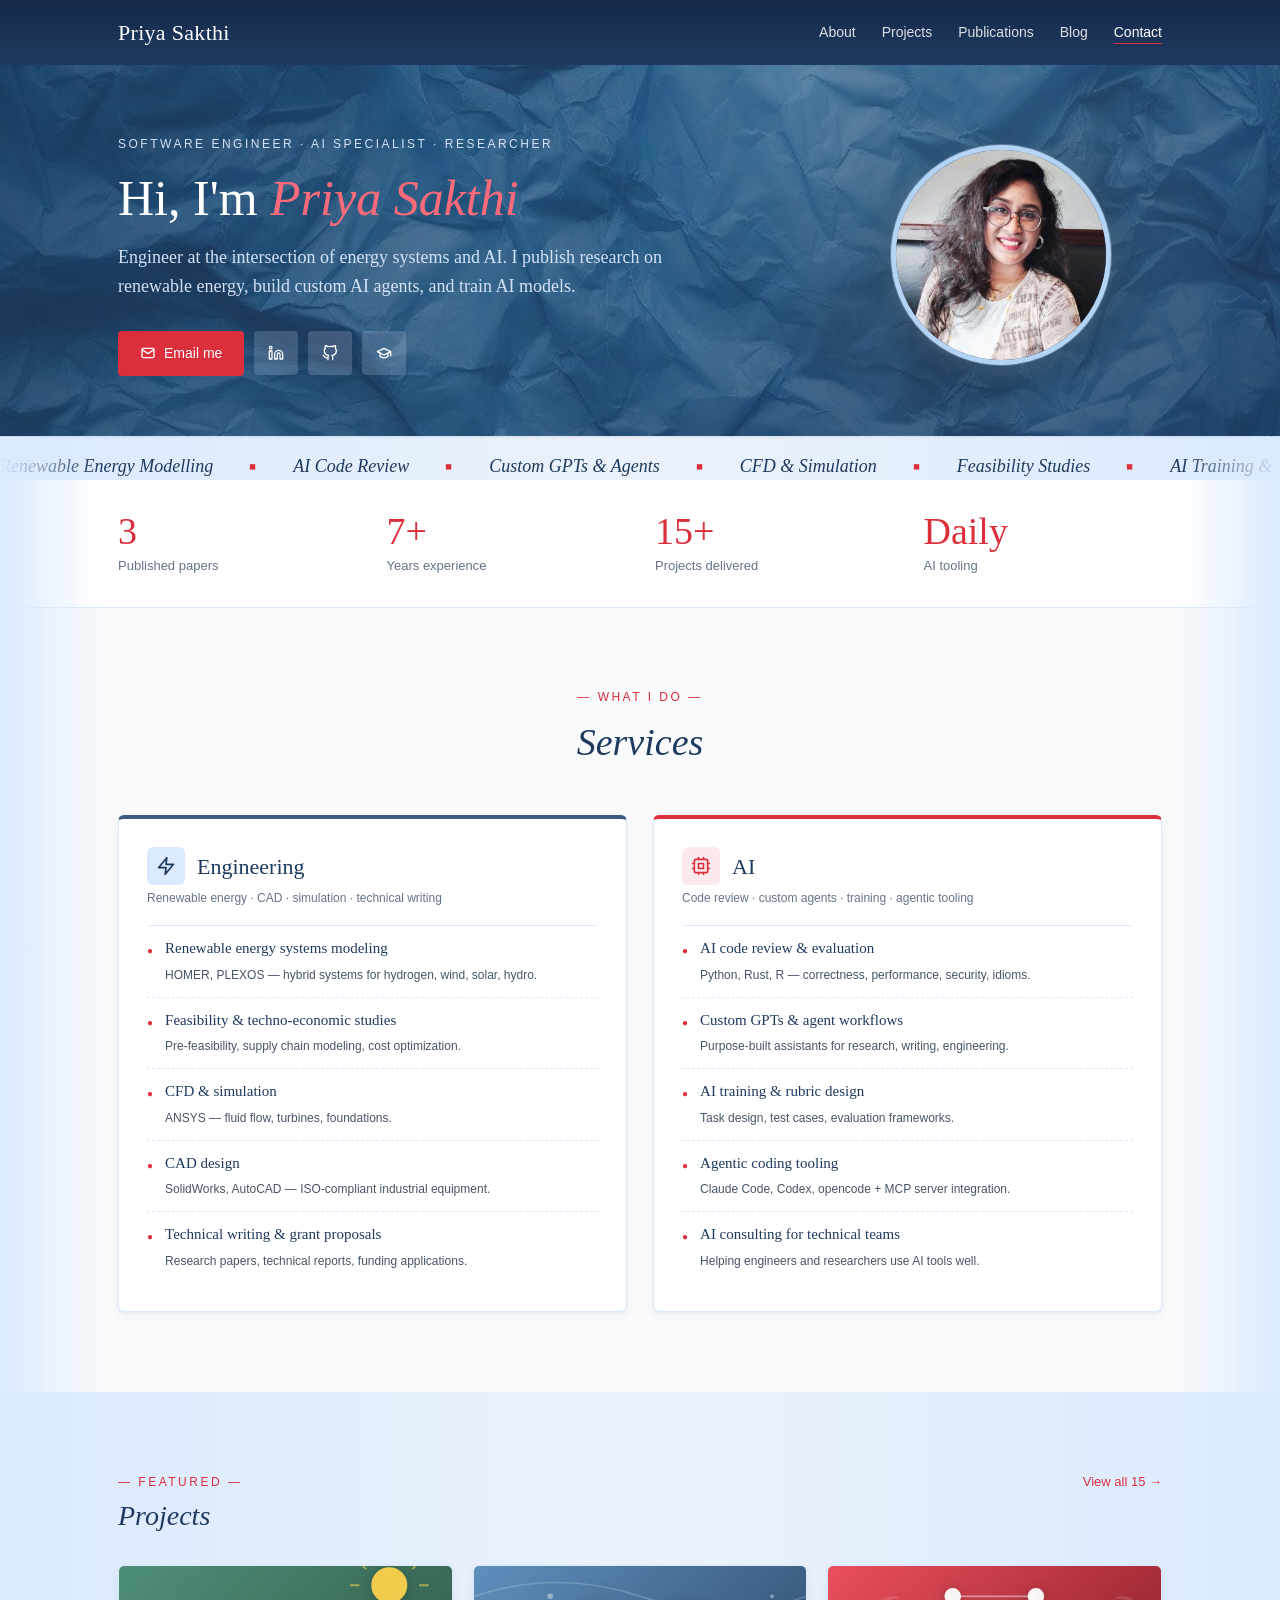
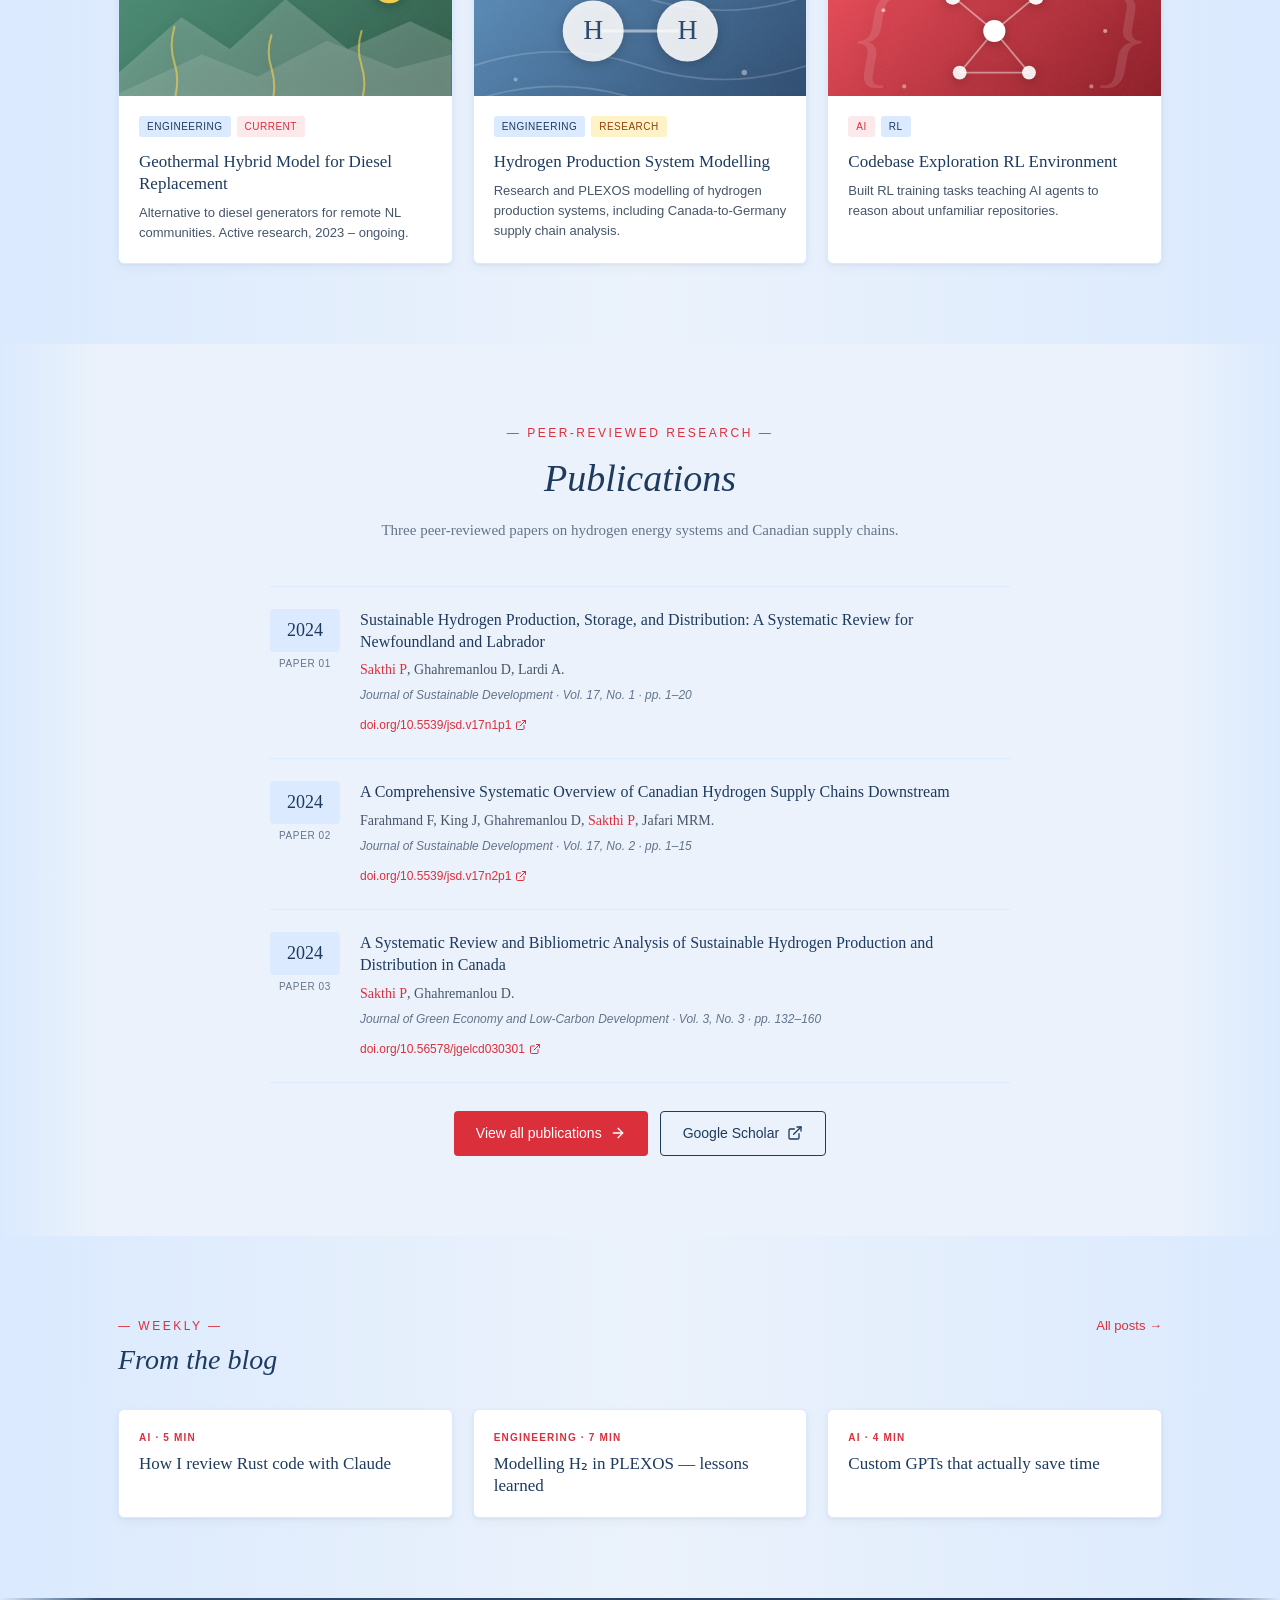
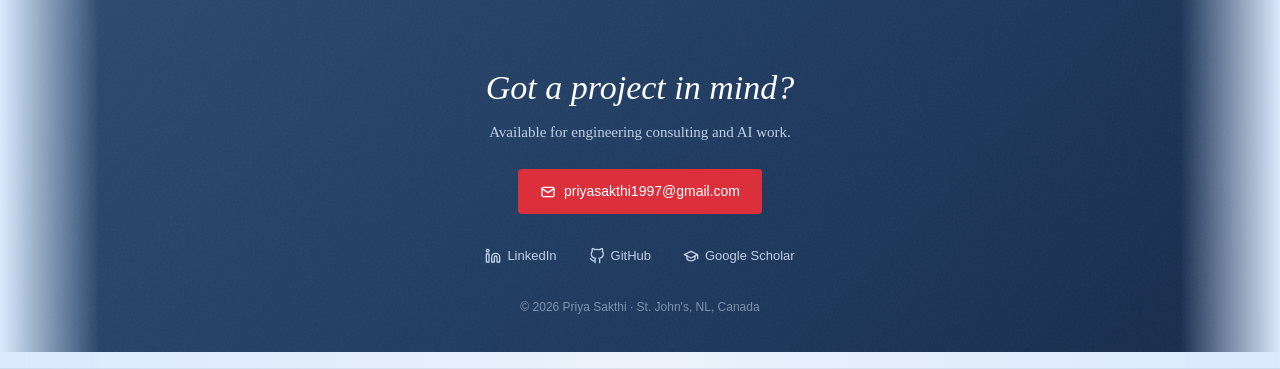
<file: index.html>
<!DOCTYPE html>
<html lang="en">
<head>
  <meta charset="UTF-8">
  <meta name="viewport" content="width=device-width, initial-scale=1.0">
  <title>Priya Sakthi — Software Engineer & AI Specialist</title>
  <meta name="description" content="Engineer at the intersection of energy systems and AI. I publish research on renewable energy, build custom AI agents, and train AI models.">
  <meta name="author" content="Priya Sakthi">
  <link rel="icon" type="image/svg+xml" href="data:image/svg+xml,%3Csvg xmlns='http://www.w3.org/2000/svg' viewBox='0 0 32 32'%3E%3Crect width='32' height='32' rx='6' fill='%233D5A80'/%3E%3Ctext x='16' y='23' font-family='Times New Roman, serif' font-size='22' fill='%23DC2F3C' text-anchor='middle' font-style='italic' font-weight='500'%3EP%3C/text%3E%3C/svg%3E">

  <!-- Open Graph for social sharing -->
  <meta property="og:title" content="Priya Sakthi — Software Engineer & AI Specialist">
  <meta property="og:description" content="Engineer at the intersection of AI and energy systems.">
  <meta property="og:url" content="https://priyasakthi.com">
  <meta property="og:type" content="website">

  <style>
    /* === Design tokens === */
    :root {
      --navy: #3D5A80;
      --navy-dark: #2C4A6E;
      --navy-darker: #1E3A5F;
      --light-blue: #DBEAFE;
      --light-blue-soft: #EBF2FB;
      --soft-bg: #F8FAFC;
      --red: #DC2F3C;
      --red-hover: #B82430;
      --red-soft: #FF6B7A;
      --white: #FFFFFF;
      --text-dark: #1E3A5F;
      --text-body: #475569;
      --text-muted: #64748B;
      --border: #DBEAFE;

      --font-serif: 'Times New Roman', Georgia, 'Liberation Serif', serif;
      --font-sans: -apple-system, BlinkMacSystemFont, 'Segoe UI', Roboto, Helvetica, Arial, sans-serif;

      --max-width: 1100px;
      --radius: 6px;
      --radius-sm: 4px;
    }

    /* === Reset === */
    *, *::before, *::after { box-sizing: border-box; }
    html { scroll-behavior: smooth; }
    body { margin: 0; padding: 0; }
    img { max-width: 100%; height: auto; display: block; }

    /* === Base === */
    body {
      font-family: var(--font-serif);
      color: var(--text-dark);
      line-height: 1.5;
      background: var(--white);
      -webkit-font-smoothing: antialiased;
      -moz-osx-font-smoothing: grayscale;
    }

    a { color: var(--red); text-decoration: none; }
    a:hover { text-decoration: underline; }

    .container { max-width: var(--max-width); margin: 0 auto; padding: 0 28px; }


    /* === Services marquee === */
    .marquee {
      background: linear-gradient(90deg, #DBEAFE 0%, #EBF2FB 50%, #DBEAFE 100%);
      padding: 16px 0;
      overflow: hidden;
      position: relative;
      border-top: 1px solid rgba(30,58,95,0.08);
      border-bottom: 1px solid rgba(30,58,95,0.08);
      box-shadow: inset 0 1px 2px rgba(30,58,95,0.05);
    }
    .marquee::before,
    .marquee::after {
      content: '';
      position: absolute;
      top: 0;
      bottom: 0;
      width: 100px;
      z-index: 2;
      pointer-events: none;
    }
    .marquee::before {
      left: 0;
      background: linear-gradient(90deg, #DBEAFE 0%, transparent 100%);
    }
    .marquee::after {
      right: 0;
      background: linear-gradient(-90deg, #DBEAFE 0%, transparent 100%);
    }
    .marquee__track {
      display: inline-flex;
      gap: 36px;
      align-items: center;
      white-space: nowrap;
      animation: marquee 50s linear infinite;
      will-change: transform;
    }
    .marquee__item {
      font-family: var(--font-serif);
      font-style: italic;
      font-size: 18px;
      color: var(--navy-darker);
      font-weight: 500;
    }
    .marquee__divider {
      color: var(--red);
      font-size: 10px;
      transform: rotate(45deg);
      display: inline-block;
    }
    @keyframes marquee {
      from { transform: translateX(0); }
      to { transform: translateX(-50%); }
    }
    .marquee:hover .marquee__track {
      animation-play-state: paused;
    }
    @media (prefers-reduced-motion: reduce) {
      .marquee__track { animation: none; }
    }

    /* === Scroll fade-in animation === */
    .fade-in {
      opacity: 0;
      transform: translateY(20px);
      transition: opacity 0.6s ease-out, transform 0.6s ease-out;
    }
    .fade-in.visible {
      opacity: 1;
      transform: translateY(0);
    }
    @media (prefers-reduced-motion: reduce) {
      .fade-in { opacity: 1; transform: none; transition: none; }
    }

    /* === Header & nav === */
    .site-header {
      background: linear-gradient(180deg, #15294A 0%, #1E3A5F 100%);
      padding: 16px 0;
      position: relative;
      box-shadow: 0 4px 16px rgba(0,0,0,0.25);
    }
    .nav {
      display: flex;
      justify-content: space-between;
      align-items: center;
      gap: 24px;
    }
    .nav__brand {
      color: var(--white);
      font-size: 22px;
      font-weight: 500;
      text-decoration: none;
      letter-spacing: 0.3px;
    }
    .nav__brand:hover { text-decoration: none; color: var(--white); }
    .nav__links {
      display: flex;
      gap: 26px;
      list-style: none;
      margin: 0;
      padding: 0;
      font-family: var(--font-sans);
      font-size: 14px;
    }
    .nav__links a {
      color: rgba(255,255,255,0.85);
      text-decoration: none;
      padding-bottom: 3px;
      transition: color 0.15s;
    }
    .nav__links a:hover { color: var(--white); text-decoration: none; }
    .nav__links a.active {
      color: var(--white);
      border-bottom: 1.5px solid var(--red);
    }
    .nav__toggle { display: none; }

    /* === Hero === */
    .hero {
      background-color: #2C4A6E;
      background-image:
        linear-gradient(135deg, rgba(30, 58, 95, 0.72) 0%, rgba(44, 74, 110, 0.58) 50%, rgba(30, 58, 95, 0.78) 100%),
        url('[data-uri]');
      background-size: cover, cover;
      background-position: center, center;
      background-repeat: no-repeat, no-repeat;
      color: var(--white);
      padding: 70px 0 60px;
      position: relative;
      overflow: hidden;
    }
    .hero::before {
      content: '';
      position: absolute;
      inset: 0;
      background: linear-gradient(180deg, transparent 0%, rgba(30,58,95,0.15) 100%);
      pointer-events: none;
      z-index: 0;
    }
    .hero::after {
      content: '';
      position: absolute;
      top: -30%;
      right: -10%;
      width: 60%;
      height: 160%;
      background: radial-gradient(circle, rgba(255,255,255,0.08) 0%, transparent 60%);
      pointer-events: none;
      z-index: 0;
    }
    .hero .container { position: relative; z-index: 1; }
    .hero__grid {
      display: grid;
      grid-template-columns: 2.1fr 1fr;
      gap: 48px;
      align-items: center;
    }
    .hero__eyebrow {
      font-family: var(--font-sans);
      font-size: 12px;
      letter-spacing: 2.5px;
      text-transform: uppercase;
      color: rgba(219,234,254,0.95);
      margin-bottom: 18px;
    }
    .hero__title {
      font-size: 50px;
      font-weight: 400;
      margin: 0 0 18px;
      line-height: 1.08;
    }
    .hero__title .name {
      color: var(--red-soft);
      font-style: italic;
    }
    .hero__description {
      font-size: 18px;
      line-height: 1.6;
      color: rgba(219,234,254,0.95);
      margin: 0 0 30px;
      max-width: 560px;
    }
    .hero__actions {
      display: flex;
      gap: 10px;
      align-items: center;
    }
    .hero__photo {
      display: flex;
      justify-content: center;
    }
    .photo {
      width: 220px;
      height: 220px;
      border-radius: 50%;
      background: var(--light-blue);
      border: 5px solid #B4D4F5;
      overflow: hidden;
      object-fit: cover;
      box-shadow: 0 10px 40px rgba(0,0,0,0.3), 0 0 0 1px rgba(180,212,245,0.4), 0 6px 20px rgba(180,212,245,0.25);
    }

    /* === Buttons === */
    .btn {
      display: inline-flex;
      align-items: center;
      gap: 8px;
      padding: 12px 22px;
      background: var(--red);
      color: var(--white);
      text-decoration: none;
      border-radius: var(--radius-sm);
      font-family: var(--font-sans);
      font-size: 14px;
      font-weight: 500;
      transition: background 0.15s, transform 0.15s;
      border: none;
      cursor: pointer;
    }
    .btn:hover {
      background: var(--red-hover);
      text-decoration: none;
      color: var(--white);
    }
    .btn--icon {
      width: 44px;
      height: 44px;
      padding: 0;
      justify-content: center;
      background: rgba(219,234,254,0.18);
    }
    .btn--icon:hover { background: rgba(219,234,254,0.30); }
    .btn--icon svg { stroke: var(--white); }
    .btn--outline {
      background: transparent;
      color: var(--navy-darker);
      border: 1px solid var(--navy-darker);
      padding: 10px 22px;
    }
    .btn--outline:hover { background: var(--navy-darker); color: var(--white); }
    .btn svg { width: 16px; height: 16px; }

    /* === Stats strip === */
    .stats {
      padding: 32px 0;
      background: var(--white);
      border-bottom: 1px solid var(--light-blue);
    }
    .stats__grid {
      display: grid;
      grid-template-columns: repeat(4, 1fr);
      gap: 30px;
    }
    .stat__number {
      font-size: 38px;
      font-weight: 500;
      color: var(--red);
      line-height: 1;
      margin-bottom: 6px;
    }
    .stat__label {
      font-family: var(--font-sans);
      font-size: 13px;
      color: var(--text-muted);
    }

    /* === Section structure === */
    .section { padding: 80px 0; }
    .section--gray { background: var(--soft-bg); }
    .section--blue { background: var(--light-blue-soft); }
    .section__header {
      text-align: center;
      margin-bottom: 44px;
    }
    .section__eyebrow {
      font-family: var(--font-sans);
      color: var(--red);
      font-size: 12px;
      letter-spacing: 2.5px;
      text-transform: uppercase;
      margin-bottom: 8px;
    }
    .section__title {
      font-size: 38px;
      font-weight: 400;
      color: var(--navy-darker);
      margin: 0;
      font-style: italic;
    }
    .section__subtitle {
      color: var(--text-muted);
      font-size: 15px;
      max-width: 520px;
      margin: 12px auto 0;
      line-height: 1.5;
    }
    .section__header-row {
      display: flex;
      justify-content: space-between;
      align-items: baseline;
      margin-bottom: 28px;
      flex-wrap: wrap;
      gap: 12px;
    }
    .section__header-row .section__title {
      font-size: 28px;
      text-align: left;
    }
    .section__header-row .section__eyebrow {
      text-align: left;
      margin-bottom: 4px;
    }
    .link-arrow {
      font-family: var(--font-sans);
      font-size: 13px;
      color: var(--red);
      text-decoration: none;
    }
    .link-arrow:hover { text-decoration: underline; }

    /* === Services === */
    .services__grid {
      display: grid;
      grid-template-columns: 1fr 1fr;
      gap: 26px;
    }
    .service-card {
      background: var(--white);
      border: 1px solid var(--border);
      border-radius: var(--radius);
      padding: 28px;
      box-shadow: 0 1px 3px rgba(30,58,95,0.06), 0 4px 12px rgba(30,58,95,0.04);
    }
    .service-card--engineering { border-top: 4px solid var(--navy); }
    .service-card--ai { border-top: 4px solid var(--red); }
    .service-card__head {
      display: flex;
      align-items: center;
      gap: 12px;
      margin-bottom: 4px;
    }
    .service-card__icon {
      width: 38px;
      height: 38px;
      border-radius: var(--radius);
      display: flex;
      align-items: center;
      justify-content: center;
      flex-shrink: 0;
    }
    .service-card--engineering .service-card__icon { background: var(--light-blue); color: var(--navy-darker); }
    .service-card--ai .service-card__icon { background: rgba(220,47,60,0.1); color: var(--red); }
    .service-card__icon svg { width: 20px; height: 20px; }
    .service-card__title {
      font-size: 22px;
      color: var(--navy-darker);
      margin: 0;
      font-weight: 500;
    }
    .service-card__subtitle {
      font-family: var(--font-sans);
      font-size: 12px;
      color: var(--text-muted);
      margin: 0 0 18px;
    }
    .service-list {
      list-style: none;
      padding: 0;
      margin: 0;
      border-top: 1px solid var(--light-blue);
    }
    .service-list li {
      padding: 11px 0;
      border-bottom: 1px dashed var(--light-blue);
      display: flex;
      gap: 12px;
    }
    .service-list li:last-child { border-bottom: none; }
    .service-list li::before {
      content: "●";
      color: var(--red);
      flex-shrink: 0;
      font-size: 10px;
      margin-top: 6px;
    }
    .service-name {
      font-size: 15px;
      font-weight: 500;
      color: var(--navy-darker);
      display: block;
      margin-bottom: 2px;
    }
    .service-desc {
      font-family: var(--font-sans);
      font-size: 12px;
      color: var(--text-body);
      line-height: 1.5;
    }

    /* === Featured projects === */
    .projects__grid {
      display: grid;
      grid-template-columns: repeat(3, 1fr);
      gap: 20px;
    }
    .project-card {
      background: var(--white);
      border: 1px solid var(--border);
      border-radius: var(--radius);
      padding: 0;
      overflow: hidden;
      transition: transform 0.25s, box-shadow 0.25s;
      display: block;
      text-decoration: none;
      color: inherit;
      box-shadow: 0 1px 3px rgba(30,58,95,0.06), 0 4px 12px rgba(30,58,95,0.04);
    }
    .project-card:hover {
      transform: translateY(-4px);
      box-shadow: 0 6px 18px rgba(30,58,95,0.12), 0 16px 32px rgba(30,58,95,0.06);
      text-decoration: none;
    }
    .project-card__body { padding: 20px; }
    .project-card__image {
      height: 130px;
      display: flex;
      align-items: center;
      justify-content: center;
      position: relative;
      overflow: hidden;
    }
    .project-card__image > svg { position: absolute; inset: 0; }
    .project-card__image::before {
      content: '';
      position: absolute;
      inset: 0;
      background-image: url("data:image/svg+xml,%3Csvg viewBox='0 0 200 200' xmlns='http://www.w3.org/2000/svg'%3E%3Cfilter id='n'%3E%3CfeTurbulence type='fractalNoise' baseFrequency='0.9' numOctaves='2' stitchTiles='stitch'/%3E%3CfeColorMatrix values='0 0 0 0 1 0 0 0 0 1 0 0 0 0 1 0 0 0 0.5 0'/%3E%3C/filter%3E%3Crect width='100%25' height='100%25' filter='url(%23n)'/%3E%3C/svg%3E");
      opacity: 0.1;
      pointer-events: none;
    }
    .project-card__image--geothermal {
      background: linear-gradient(135deg, #4A8C74 0%, #2D5A47 100%);
    }
    .project-card__image--hydrogen {
      background: linear-gradient(135deg, #5A8DBA 0%, #2C4A6E 100%);
    }
    .project-card__image--codebase {
      background: linear-gradient(135deg, #E94B58 0%, #8B1B25 100%);
    }
    .project-card__image svg {
      width: 56px;
      height: 56px;
      color: rgba(255,255,255,0.95);
      position: relative;
      z-index: 1;
      filter: drop-shadow(0 2px 6px rgba(0,0,0,0.25));
    }
    .project-card__tags {
      display: flex;
      gap: 6px;
      margin-bottom: 14px;
      flex-wrap: wrap;
    }
    .tag {
      font-family: var(--font-sans);
      font-size: 10px;
      padding: 3px 8px;
      border-radius: 3px;
      letter-spacing: 0.5px;
      text-transform: uppercase;
      font-weight: 500;
    }
    .tag--engineering { background: var(--light-blue); color: var(--navy-darker); }
    .tag--ai { background: rgba(220,47,60,0.1); color: var(--red); }
    .tag--current { background: rgba(220,47,60,0.1); color: var(--red); }
    .tag--research { background: #FEF3C7; color: #92400E; }
    .tag--rl { background: var(--light-blue); color: var(--navy-darker); }
    .project-card__title {
      font-size: 17px;
      font-weight: 500;
      color: var(--navy-darker);
      margin: 0 0 8px;
      line-height: 1.3;
    }
    .project-card__description {
      font-family: var(--font-sans);
      font-size: 13px;
      color: var(--text-body);
      line-height: 1.55;
      margin: 0;
    }

    /* === Publications === */
    .pubs__list {
      max-width: 740px;
      margin: 0 auto;
    }
    .pub {
      display: flex;
      gap: 20px;
      padding: 22px 0;
      border-top: 1px solid var(--light-blue);
    }
    .pub:last-of-type { border-bottom: 1px solid var(--light-blue); }
    .pub__year {
      flex-shrink: 0;
      width: 70px;
      text-align: center;
    }
    .pub__year-label {
      background: var(--light-blue);
      color: var(--navy-darker);
      padding: 8px 4px;
      border-radius: var(--radius-sm);
      font-size: 18px;
      font-weight: 500;
      display: block;
    }
    .pub__num {
      font-family: var(--font-sans);
      font-size: 10px;
      color: var(--text-muted);
      margin-top: 4px;
      text-transform: uppercase;
      letter-spacing: 0.6px;
    }
    .pub__body { flex: 1; min-width: 0; }
    .pub__title {
      font-size: 16px;
      font-weight: 500;
      color: var(--navy-darker);
      line-height: 1.4;
      margin: 0 0 6px;
    }
    .pub__authors {
      font-size: 14px;
      color: var(--text-body);
      margin: 0 0 6px;
    }
    .pub__authors .self {
      color: var(--red);
      font-weight: 500;
    }
    .pub__venue {
      font-family: var(--font-sans);
      font-size: 12px;
      color: var(--text-muted);
      font-style: italic;
      margin: 0 0 8px;
    }
    .pub__link {
      font-family: var(--font-sans);
      font-size: 12px;
      color: var(--red);
      text-decoration: none;
      display: inline-flex;
      align-items: center;
      gap: 4px;
    }
    .pub__link:hover { text-decoration: underline; }
    .pub__link svg { width: 12px; height: 12px; }
    .pubs__cta {
      text-align: center;
      margin-top: 28px;
    }

    /* === GitHub Activity === */
    .activity__grid {
      display: grid;
      grid-template-columns: 1fr;
      gap: 24px;
      max-width: 580px;
      margin: 0 auto;
    }
    .activity-card {
      background: var(--white);
      border: 1px solid var(--border);
      border-radius: var(--radius);
      padding: 22px;
    }
    .activity-card__title {
      display: flex;
      align-items: center;
      gap: 8px;
      font-size: 17px;
      font-weight: 500;
      color: var(--navy-darker);
      margin: 0 0 14px;
    }
    .activity-card__title svg { width: 18px; height: 18px; }
    .gh-grid {
      display: grid;
      grid-template-columns: repeat(20, 1fr);
      gap: 3px;
      margin-bottom: 10px;
    }
    .gh-grid div {
      aspect-ratio: 1;
      border-radius: 2px;
    }
    .gh-grid__legend {
      font-family: var(--font-sans);
      font-size: 11px;
      color: var(--text-muted);
    }
    .log__list {
      list-style: none;
      padding: 0;
      margin: 0;
    }
    .log__list li {
      padding: 9px 0;
      border-bottom: 1px solid var(--light-blue);
      font-family: var(--font-sans);
      font-size: 13px;
      color: var(--text-body);
    }
    .log__list li:last-child { border-bottom: none; }
    .log__date {
      color: var(--text-muted);
      font-size: 11px;
      margin-right: 8px;
      font-weight: 500;
    }

    /* === Blog === */
    .blog__grid {
      display: grid;
      grid-template-columns: repeat(3, 1fr);
      gap: 20px;
    }
    .blog-card {
      background: var(--white);
      border: 1px solid var(--border);
      border-radius: var(--radius);
      padding: 20px;
      text-decoration: none;
      display: block;
      color: inherit;
      transition: transform 0.25s, box-shadow 0.25s;
      box-shadow: 0 1px 3px rgba(30,58,95,0.06), 0 4px 12px rgba(30,58,95,0.04);
    }
    .blog-card:hover {
      transform: translateY(-4px);
      box-shadow: 0 6px 18px rgba(30,58,95,0.12), 0 16px 32px rgba(30,58,95,0.06);
      text-decoration: none;
    }
    .blog-card__meta {
      font-family: var(--font-sans);
      font-size: 10px;
      color: var(--red);
      letter-spacing: 1.2px;
      margin-bottom: 8px;
      text-transform: uppercase;
      font-weight: 600;
    }
    .blog-card__title {
      font-size: 17px;
      font-weight: 500;
      color: var(--navy-darker);
      line-height: 1.3;
      margin: 0;
    }

    /* === Footer === */
    .footer {
      background: linear-gradient(135deg, #2C4A6E 0%, #1E3A5F 50%, #15294A 100%);
      color: var(--white);
      padding: 64px 0 36px;
      text-align: center;
      position: relative;
      overflow: hidden;
    }
    .footer::before {
      content: '';
      position: absolute;
      inset: 0;
      background-image: url("data:image/svg+xml,%3Csvg viewBox='0 0 200 200' xmlns='http://www.w3.org/2000/svg'%3E%3Cfilter id='n'%3E%3CfeTurbulence type='fractalNoise' baseFrequency='0.9' numOctaves='2' stitchTiles='stitch'/%3E%3CfeColorMatrix values='0 0 0 0 1 0 0 0 0 1 0 0 0 0 1 0 0 0 0.5 0'/%3E%3C/filter%3E%3Crect width='100%25' height='100%25' filter='url(%23n)'/%3E%3C/svg%3E");
      opacity: 0.08;
      pointer-events: none;
    }
    .footer .container { position: relative; z-index: 1; }
    .footer__title {
      font-size: 34px;
      font-weight: 400;
      font-style: italic;
      margin: 0 0 8px;
      color: var(--white);
    }
    .footer__subtitle {
      color: rgba(219,234,254,0.85);
      font-size: 15px;
      margin: 0 0 26px;
    }
    .footer__links {
      display: flex;
      gap: 32px;
      justify-content: center;
      margin-top: 32px;
      font-family: var(--font-sans);
      font-size: 13px;
      flex-wrap: wrap;
    }
    .footer__links a {
      color: rgba(219,234,254,0.85);
      text-decoration: none;
      display: inline-flex;
      align-items: center;
      gap: 6px;
      transition: color 0.15s;
    }
    .footer__links a:hover { color: var(--white); text-decoration: none; }
    .footer__links svg { width: 16px; height: 16px; }
    .footer__copyright {
      font-family: var(--font-sans);
      font-size: 12px;
      color: rgba(219,234,254,0.5);
      margin-top: 32px;
    }

    /* === Mobile === */
    @media (max-width: 768px) {
      .container { padding: 0 20px; }
      .nav__links { display: none; }
      .hero { padding: 50px 0 40px; }
      .hero__grid { grid-template-columns: 1fr; gap: 28px; text-align: center; }
      .hero__title { font-size: 36px; }
      .hero__description { max-width: 100%; }
      .hero__actions { justify-content: center; flex-wrap: wrap; }
      .hero__photo { order: -1; }
      .photo { width: 150px; height: 150px; }
      .stats__grid { grid-template-columns: repeat(2, 1fr); gap: 24px 16px; }
      .services__grid, .projects__grid, .activity__grid, .blog__grid { grid-template-columns: 1fr; }
      .section { padding: 56px 0; }
      .section__title { font-size: 30px; }
      .footer__title { font-size: 26px; }
      .pub { gap: 14px; padding: 18px 0; }
      .pub__year { width: 56px; }
      .pub__year-label { font-size: 15px; }
    }
  </style>
</head>
<body>

  <!-- ========== Header ========== -->
  <header class="site-header">
    <div class="container">
      <nav class="nav" aria-label="Main">
        <a href="/" class="nav__brand">Priya Sakthi</a>
        <ul class="nav__links">
          <li><a href="about.html">About</a></li>
          <li><a href="projects.html">Projects</a></li>
          <li><a href="publications.html">Publications</a></li>
          <li><a href="blog.html">Blog</a></li>
          <li><a href="mailto:priyasakthi1997@gmail.com" class="active">Contact</a></li>
        </ul>
      </nav>
    </div>
  </header>

  <!-- ========== Hero ========== -->
  <section class="hero">
    <div class="container">
      <div class="hero__grid">
        <div>
          <div class="hero__eyebrow">Software Engineer · AI Specialist · Researcher</div>
          <h1 class="hero__title">Hi, I'm <span class="name">Priya Sakthi</span></h1>
          <p class="hero__description">Engineer at the intersection of energy systems and AI. I publish research on renewable energy, build custom AI agents, and train AI models.</p>
          <div class="hero__actions">
            <a href="mailto:priyasakthi1997@gmail.com" class="btn" aria-label="Email Priya">
              <svg viewBox="0 0 24 24" fill="none" stroke="currentColor" stroke-width="2" stroke-linecap="round" stroke-linejoin="round" aria-hidden="true"><rect x="3" y="5" width="18" height="14" rx="2"/><polyline points="3 7 12 13 21 7"/></svg>
              Email me
            </a>
            <a href="https://www.linkedin.com/in/priya-sakthi/" class="btn btn--icon" aria-label="LinkedIn" target="_blank" rel="noopener">
              <svg viewBox="0 0 24 24" fill="none" stroke="currentColor" stroke-width="2" stroke-linecap="round" stroke-linejoin="round" aria-hidden="true"><path d="M16 8a6 6 0 0 1 6 6v7h-4v-7a2 2 0 0 0-4 0v7h-4v-7a6 6 0 0 1 6-6z"/><rect x="2" y="9" width="4" height="12"/><circle cx="4" cy="4" r="2"/></svg>
            </a>
            <a href="https://github.com/priyasakthi1" class="btn btn--icon" aria-label="GitHub" target="_blank" rel="noopener">
              <svg viewBox="0 0 24 24" fill="none" stroke="currentColor" stroke-width="2" stroke-linecap="round" stroke-linejoin="round" aria-hidden="true"><path d="M9 19c-5 1.5-5-2.5-7-3m14 6v-3.87a3.37 3.37 0 0 0-.94-2.61c3.14-.35 6.44-1.54 6.44-7A5.44 5.44 0 0 0 20 4.77 5.07 5.07 0 0 0 19.91 1S18.73.65 16 2.48a13.38 13.38 0 0 0-7 0C6.27.65 5.09 1 5.09 1A5.07 5.07 0 0 0 5 4.77a5.44 5.44 0 0 0-1.5 3.78c0 5.42 3.3 6.61 6.44 7A3.37 3.37 0 0 0 9 18.13V22"/></svg>
            </a>
            <a href="https://scholar.google.com/citations?user=cS_CgbUAAAAJ&hl=en" class="btn btn--icon" aria-label="Google Scholar" target="_blank" rel="noopener">
              <svg viewBox="0 0 24 24" fill="none" stroke="currentColor" stroke-width="2" stroke-linecap="round" stroke-linejoin="round" aria-hidden="true"><path d="M22 10v6M2 10l10-5 10 5-10 5z"/><path d="M6 12v5c3 3 9 3 12 0v-5"/></svg>
            </a>
          </div>
        </div>
        <div class="hero__photo">
          <img src="[data-uri]" alt="Priya Sakthi" class="photo">
        </div>
      </div>
    </div>
  </section>

  <!-- ========== Services marquee ========== -->
  <section class="marquee" aria-label="Services offered">
    <div class="marquee__track">
      <span class="marquee__item">Renewable Energy Modelling</span><span class="marquee__divider">◆</span>
      <span class="marquee__item">AI Code Review</span><span class="marquee__divider">◆</span>
      <span class="marquee__item">Custom GPTs &amp; Agents</span><span class="marquee__divider">◆</span>
      <span class="marquee__item">CFD &amp; Simulation</span><span class="marquee__divider">◆</span>
      <span class="marquee__item">Feasibility Studies</span><span class="marquee__divider">◆</span>
      <span class="marquee__item">AI Training &amp; Rubrics</span><span class="marquee__divider">◆</span>
      <span class="marquee__item">CAD Design</span><span class="marquee__divider">◆</span>
      <span class="marquee__item">Agentic Coding Tools</span><span class="marquee__divider">◆</span>
      <span class="marquee__item">Technical Writing</span><span class="marquee__divider">◆</span>
      <span class="marquee__item">AI Consulting</span><span class="marquee__divider">◆</span>
      <!-- Duplicate for seamless loop -->
      <span class="marquee__item">Renewable Energy Modelling</span><span class="marquee__divider">◆</span>
      <span class="marquee__item">AI Code Review</span><span class="marquee__divider">◆</span>
      <span class="marquee__item">Custom GPTs &amp; Agents</span><span class="marquee__divider">◆</span>
      <span class="marquee__item">CFD &amp; Simulation</span><span class="marquee__divider">◆</span>
      <span class="marquee__item">Feasibility Studies</span><span class="marquee__divider">◆</span>
      <span class="marquee__item">AI Training &amp; Rubrics</span><span class="marquee__divider">◆</span>
      <span class="marquee__item">CAD Design</span><span class="marquee__divider">◆</span>
      <span class="marquee__item">Agentic Coding Tools</span><span class="marquee__divider">◆</span>
      <span class="marquee__item">Technical Writing</span><span class="marquee__divider">◆</span>
      <span class="marquee__item">AI Consulting</span><span class="marquee__divider">◆</span>
    </div>

  <!-- ========== Stats strip ========== -->
  <section class="stats" aria-label="Quick stats">
    <div class="container">
      <div class="stats__grid">
        <div>
          <div class="stat__number">3</div>
          <div class="stat__label">Published papers</div>
        </div>
        <div>
          <div class="stat__number">7+</div>
          <div class="stat__label">Years experience</div>
        </div>
        <div>
          <div class="stat__number">15+</div>
          <div class="stat__label">Projects delivered</div>
        </div>
        <div>
          <div class="stat__number">Daily</div>
          <div class="stat__label">AI tooling</div>
        </div>
      </div>
    </div>
  </section>

  <!-- ========== Services ========== -->
  <section class="section section--gray fade-in" id="services">
    <div class="container">
      <header class="section__header">
        <div class="section__eyebrow">— What I do —</div>
        <h2 class="section__title">Services</h2>
      </header>

      <div class="services__grid">

        <article class="service-card service-card--engineering">
          <div class="service-card__head">
            <div class="service-card__icon" aria-hidden="true">
              <svg viewBox="0 0 24 24" fill="none" stroke="currentColor" stroke-width="2" stroke-linecap="round" stroke-linejoin="round"><polygon points="13 2 3 14 12 14 11 22 21 10 12 10 13 2"/></svg>
            </div>
            <h3 class="service-card__title">Engineering</h3>
          </div>
          <p class="service-card__subtitle">Renewable energy · CAD · simulation · technical writing</p>
          <ul class="service-list">
            <li><div><span class="service-name">Renewable energy systems modeling</span><span class="service-desc">HOMER, PLEXOS — hybrid systems for hydrogen, wind, solar, hydro.</span></div></li>
            <li><div><span class="service-name">Feasibility & techno-economic studies</span><span class="service-desc">Pre-feasibility, supply chain modeling, cost optimization.</span></div></li>
            <li><div><span class="service-name">CFD & simulation</span><span class="service-desc">ANSYS — fluid flow, turbines, foundations.</span></div></li>
            <li><div><span class="service-name">CAD design</span><span class="service-desc">SolidWorks, AutoCAD — ISO-compliant industrial equipment.</span></div></li>
            <li><div><span class="service-name">Technical writing & grant proposals</span><span class="service-desc">Research papers, technical reports, funding applications.</span></div></li>
          </ul>
        </article>

        <article class="service-card service-card--ai">
          <div class="service-card__head">
            <div class="service-card__icon" aria-hidden="true">
              <svg viewBox="0 0 24 24" fill="none" stroke="currentColor" stroke-width="2" stroke-linecap="round" stroke-linejoin="round"><rect x="4" y="4" width="16" height="16" rx="2"/><rect x="9" y="9" width="6" height="6"/><line x1="9" y1="2" x2="9" y2="4"/><line x1="15" y1="2" x2="15" y2="4"/><line x1="9" y1="20" x2="9" y2="22"/><line x1="15" y1="20" x2="15" y2="22"/><line x1="20" y1="9" x2="22" y2="9"/><line x1="20" y1="15" x2="22" y2="15"/><line x1="2" y1="9" x2="4" y2="9"/><line x1="2" y1="15" x2="4" y2="15"/></svg>
            </div>
            <h3 class="service-card__title">AI</h3>
          </div>
          <p class="service-card__subtitle">Code review · custom agents · training · agentic tooling</p>
          <ul class="service-list">
            <li><div><span class="service-name">AI code review & evaluation</span><span class="service-desc">Python, Rust, R — correctness, performance, security, idioms.</span></div></li>
            <li><div><span class="service-name">Custom GPTs & agent workflows</span><span class="service-desc">Purpose-built assistants for research, writing, engineering.</span></div></li>
            <li><div><span class="service-name">AI training & rubric design</span><span class="service-desc">Task design, test cases, evaluation frameworks.</span></div></li>
            <li><div><span class="service-name">Agentic coding tooling</span><span class="service-desc">Claude Code, Codex, opencode + MCP server integration.</span></div></li>
            <li><div><span class="service-name">AI consulting for technical teams</span><span class="service-desc">Helping engineers and researchers use AI tools well.</span></div></li>
          </ul>
        </article>

      </div>
    </div>
  </section>

  <!-- ========== Featured projects ========== -->
  <section class="section fade-in" id="projects">
    <div class="container">
      <div class="section__header-row">
        <div>
          <div class="section__eyebrow">— Featured —</div>
          <h2 class="section__title">Projects</h2>
        </div>
        <a href="projects.html" class="link-arrow">View all 15 →</a>
      </div>

      <div class="projects__grid">

        <a href="projects.html#geothermal-hybrid" class="project-card">
          <div class="project-card__image project-card__image--geothermal">
            <svg viewBox="0 0 240 130" xmlns="http://www.w3.org/2000/svg" preserveAspectRatio="xMidYMid slice" aria-hidden="true" style="width:100%;height:100%;position:absolute;inset:0;">
              <!-- Sun -->
              <circle cx="195" cy="32" r="13" fill="#FCD34D" opacity="0.95"/>
              <g stroke="#FCD34D" stroke-width="1.3" stroke-linecap="round" opacity="0.55">
                <line x1="195" y1="12" x2="195" y2="6"/>
                <line x1="178" y1="20" x2="173" y2="15"/>
                <line x1="212" y1="20" x2="217" y2="15"/>
                <line x1="173" y1="32" x2="167" y2="32"/>
                <line x1="223" y1="32" x2="217" y2="32"/>
              </g>
              <!-- Mountains -->
              <path d="M0,95 L45,55 L80,78 L120,42 L165,78 L210,58 L240,72 L240,130 L0,130 Z" fill="rgba(255,255,255,0.18)"/>
              <path d="M0,110 L60,82 L100,98 L150,72 L200,92 L240,82 L240,130 L0,130 Z" fill="rgba(255,255,255,0.12)"/>
              <!-- Heat waves rising -->
              <g stroke="rgba(252, 211, 77, 0.6)" stroke-width="1.5" fill="none" stroke-linecap="round">
                <path d="M40,115 Q44,100 40,88 Q36,76 40,62"/>
                <path d="M110,118 Q114,105 110,92 Q106,80 110,68"/>
                <path d="M175,116 Q179,102 175,90 Q171,78 175,65"/>
              </g>
              <!-- Subtle earth layer -->
              <rect y="115" width="240" height="15" fill="rgba(0,0,0,0.2)"/>
            </svg>
          </div>
          <div class="project-card__body">
            <div class="project-card__tags">
              <span class="tag tag--engineering">Engineering</span>
              <span class="tag tag--current">Current</span>
            </div>
            <h3 class="project-card__title">Geothermal Hybrid Model for Diesel Replacement</h3>
            <p class="project-card__description">Alternative to diesel generators for remote NL communities. Active research, 2023 – ongoing.</p>
          </div>
        </a>

        <a href="projects.html#hydrogen-production-modelling" class="project-card">
          <div class="project-card__image project-card__image--hydrogen">
            <svg viewBox="0 0 240 130" xmlns="http://www.w3.org/2000/svg" preserveAspectRatio="xMidYMid slice" aria-hidden="true" style="width:100%;height:100%;position:absolute;inset:0;">
              <!-- Flow waves background -->
              <g stroke="rgba(255,255,255,0.18)" stroke-width="1.2" fill="none">
                <path d="M0,40 Q60,20 120,40 T240,40"/>
                <path d="M0,90 Q60,70 120,90 T240,90"/>
                <path d="M0,115 Q60,95 120,115 T240,115"/>
              </g>
              <!-- H2 molecule: two large atoms connected -->
              <line x1="92" y1="65" x2="148" y2="65" stroke="rgba(255,255,255,0.5)" stroke-width="2"/>
              <circle cx="86" cy="65" r="22" fill="rgba(255,255,255,0.95)" opacity="0.92"/>
              <circle cx="154" cy="65" r="22" fill="rgba(255,255,255,0.95)" opacity="0.92"/>
              <text x="86" y="71" font-family="Times New Roman, serif" font-size="20" fill="#2C4A6E" text-anchor="middle" font-weight="500">H</text>
              <text x="154" y="71" font-family="Times New Roman, serif" font-size="20" fill="#2C4A6E" text-anchor="middle" font-weight="500">H</text>
              <!-- Small orbit dots -->
              <circle cx="55" cy="40" r="2" fill="rgba(255,255,255,0.4)"/>
              <circle cx="195" cy="95" r="2" fill="rgba(255,255,255,0.4)"/>
              <circle cx="215" cy="40" r="1.5" fill="rgba(255,255,255,0.35)"/>
              <circle cx="30" cy="100" r="1.5" fill="rgba(255,255,255,0.35)"/>
            </svg>
          </div>
          <div class="project-card__body">
            <div class="project-card__tags">
              <span class="tag tag--engineering">Engineering</span>
              <span class="tag tag--research">Research</span>
            </div>
            <h3 class="project-card__title">Hydrogen Production System Modelling</h3>
            <p class="project-card__description">Research and PLEXOS modelling of hydrogen production systems, including Canada-to-Germany supply chain analysis.</p>
          </div>
        </a>

        <a href="projects.html#codebase-exploration-rl" class="project-card">
          <div class="project-card__image project-card__image--codebase">
            <svg viewBox="0 0 240 130" xmlns="http://www.w3.org/2000/svg" preserveAspectRatio="xMidYMid slice" aria-hidden="true" style="width:100%;height:100%;position:absolute;inset:0;">
              <!-- Background code brackets -->
              <text x="20" y="95" font-family="Times New Roman, serif" font-size="80" fill="rgba(255,255,255,0.12)" font-style="italic">{</text>
              <text x="195" y="95" font-family="Times New Roman, serif" font-size="80" fill="rgba(255,255,255,0.12)" font-style="italic">}</text>
              <!-- Network nodes & connections -->
              <g stroke="rgba(255,255,255,0.45)" stroke-width="1.3" fill="none">
                <line x1="90" y1="40" x2="120" y2="65"/>
                <line x1="150" y1="40" x2="120" y2="65"/>
                <line x1="90" y1="40" x2="150" y2="40"/>
                <line x1="120" y1="65" x2="95" y2="95"/>
                <line x1="120" y1="65" x2="145" y2="95"/>
                <line x1="95" y1="95" x2="145" y2="95"/>
              </g>
              <circle cx="90" cy="40" r="6" fill="rgba(255,255,255,0.95)"/>
              <circle cx="150" cy="40" r="6" fill="rgba(255,255,255,0.95)"/>
              <circle cx="120" cy="65" r="8" fill="#FFFFFF"/>
              <circle cx="95" cy="95" r="5" fill="rgba(255,255,255,0.9)"/>
              <circle cx="145" cy="95" r="5" fill="rgba(255,255,255,0.9)"/>
              <!-- Floating dots -->
              <circle cx="40" cy="50" r="1.5" fill="rgba(255,255,255,0.5)"/>
              <circle cx="55" cy="105" r="1.5" fill="rgba(255,255,255,0.4)"/>
              <circle cx="200" cy="65" r="1.5" fill="rgba(255,255,255,0.5)"/>
              <circle cx="190" cy="105" r="1.5" fill="rgba(255,255,255,0.4)"/>
            </svg>
          </div>
          <div class="project-card__body">
            <div class="project-card__tags">
              <span class="tag tag--ai">AI</span>
              <span class="tag tag--rl">RL</span>
            </div>
            <h3 class="project-card__title">Codebase Exploration RL Environment</h3>
            <p class="project-card__description">Built RL training tasks teaching AI agents to reason about unfamiliar repositories.</p>
          </div>
        </a>

      </div>
    </div>
  </section>

  <!-- ========== Publications ========== -->
  <section class="section section--blue fade-in" id="publications">
    <div class="container">
      <header class="section__header">
        <div class="section__eyebrow">— Peer-reviewed research —</div>
        <h2 class="section__title">Publications</h2>
        <p class="section__subtitle">Three peer-reviewed papers on hydrogen energy systems and Canadian supply chains.</p>
      </header>

      <div class="pubs__list">

        <article class="pub">
          <div class="pub__year">
            <span class="pub__year-label">2024</span>
            <div class="pub__num">Paper 01</div>
          </div>
          <div class="pub__body">
            <h3 class="pub__title">Sustainable Hydrogen Production, Storage, and Distribution: A Systematic Review for Newfoundland and Labrador</h3>
            <p class="pub__authors"><span class="self">Sakthi P</span>, Ghahremanlou D, Lardi A.</p>
            <p class="pub__venue">Journal of Sustainable Development · Vol. 17, No. 1 · pp. 1–20</p>
            <a href="https://doi.org/10.5539/jsd.v17n1p1" class="pub__link" target="_blank" rel="noopener">
              doi.org/10.5539/jsd.v17n1p1
              <svg viewBox="0 0 24 24" fill="none" stroke="currentColor" stroke-width="2" stroke-linecap="round" stroke-linejoin="round" aria-hidden="true"><path d="M18 13v6a2 2 0 0 1-2 2H5a2 2 0 0 1-2-2V8a2 2 0 0 1 2-2h6"/><polyline points="15 3 21 3 21 9"/><line x1="10" y1="14" x2="21" y2="3"/></svg>
            </a>
          </div>
        </article>

        <article class="pub">
          <div class="pub__year">
            <span class="pub__year-label">2024</span>
            <div class="pub__num">Paper 02</div>
          </div>
          <div class="pub__body">
            <h3 class="pub__title">A Comprehensive Systematic Overview of Canadian Hydrogen Supply Chains Downstream</h3>
            <p class="pub__authors">Farahmand F, King J, Ghahremanlou D, <span class="self">Sakthi P</span>, Jafari MRM.</p>
            <p class="pub__venue">Journal of Sustainable Development · Vol. 17, No. 2 · pp. 1–15</p>
            <a href="https://doi.org/10.5539/jsd.v17n2p1" class="pub__link" target="_blank" rel="noopener">
              doi.org/10.5539/jsd.v17n2p1
              <svg viewBox="0 0 24 24" fill="none" stroke="currentColor" stroke-width="2" stroke-linecap="round" stroke-linejoin="round" aria-hidden="true"><path d="M18 13v6a2 2 0 0 1-2 2H5a2 2 0 0 1-2-2V8a2 2 0 0 1 2-2h6"/><polyline points="15 3 21 3 21 9"/><line x1="10" y1="14" x2="21" y2="3"/></svg>
            </a>
          </div>
        </article>

        <article class="pub">
          <div class="pub__year">
            <span class="pub__year-label">2024</span>
            <div class="pub__num">Paper 03</div>
          </div>
          <div class="pub__body">
            <h3 class="pub__title">A Systematic Review and Bibliometric Analysis of Sustainable Hydrogen Production and Distribution in Canada</h3>
            <p class="pub__authors"><span class="self">Sakthi P</span>, Ghahremanlou D.</p>
            <p class="pub__venue">Journal of Green Economy and Low-Carbon Development · Vol. 3, No. 3 · pp. 132–160</p>
            <a href="https://doi.org/10.56578/jgelcd030301" class="pub__link" target="_blank" rel="noopener">
              doi.org/10.56578/jgelcd030301
              <svg viewBox="0 0 24 24" fill="none" stroke="currentColor" stroke-width="2" stroke-linecap="round" stroke-linejoin="round" aria-hidden="true"><path d="M18 13v6a2 2 0 0 1-2 2H5a2 2 0 0 1-2-2V8a2 2 0 0 1 2-2h6"/><polyline points="15 3 21 3 21 9"/><line x1="10" y1="14" x2="21" y2="3"/></svg>
            </a>
          </div>
        </article>

      </div>

      <div class="pubs__cta" style="display: flex; gap: 12px; justify-content: center; flex-wrap: wrap;">
        <a href="publications.html" class="btn">
          View all publications
          <svg viewBox="0 0 24 24" fill="none" stroke="currentColor" stroke-width="2" stroke-linecap="round" stroke-linejoin="round" aria-hidden="true"><line x1="5" y1="12" x2="19" y2="12"/><polyline points="12 5 19 12 12 19"/></svg>
        </a>
        <a href="https://scholar.google.com/citations?user=cS_CgbUAAAAJ&hl=en" class="btn btn--outline" target="_blank" rel="noopener">
          Google Scholar
          <svg viewBox="0 0 24 24" fill="none" stroke="currentColor" stroke-width="2" stroke-linecap="round" stroke-linejoin="round" aria-hidden="true"><path d="M18 13v6a2 2 0 0 1-2 2H5a2 2 0 0 1-2-2V8a2 2 0 0 1 2-2h6"/><polyline points="15 3 21 3 21 9"/><line x1="10" y1="14" x2="21" y2="3"/></svg>
        </a>
      </div>
    </div>
  </section>



  <!-- ========== Blog teaser ========== -->
  <section class="section fade-in" id="blog">
    <div class="container">
      <div class="section__header-row">
        <div>
          <div class="section__eyebrow">— Weekly —</div>
          <h2 class="section__title">From the blog</h2>
        </div>
        <a href="blog.html" class="link-arrow">All posts →</a>
      </div>

      <div class="blog__grid">
        <a href="blog.html" class="blog-card">
          <div class="blog-card__meta">AI · 5 min</div>
          <h3 class="blog-card__title">How I review Rust code with Claude</h3>
        </a>
        <a href="blog.html" class="blog-card">
          <div class="blog-card__meta">Engineering · 7 min</div>
          <h3 class="blog-card__title">Modelling H₂ in PLEXOS — lessons learned</h3>
        </a>
        <a href="blog.html" class="blog-card">
          <div class="blog-card__meta">AI · 4 min</div>
          <h3 class="blog-card__title">Custom GPTs that actually save time</h3>
        </a>
      </div>
    </div>
  </section>

  <!-- ========== Footer ========== -->
  <footer class="footer" id="contact">
    <div class="container">
      <h2 class="footer__title">Got a project in mind?</h2>
      <p class="footer__subtitle">Available for engineering consulting and AI work.</p>
      <a href="mailto:priyasakthi1997@gmail.com" class="btn">
        <svg viewBox="0 0 24 24" fill="none" stroke="currentColor" stroke-width="2" stroke-linecap="round" stroke-linejoin="round" aria-hidden="true"><rect x="3" y="5" width="18" height="14" rx="2"/><polyline points="3 7 12 13 21 7"/></svg>
        priyasakthi1997@gmail.com
      </a>

      <div class="footer__links">
        <a href="https://www.linkedin.com/in/priya-sakthi/" target="_blank" rel="noopener">
          <svg viewBox="0 0 24 24" fill="none" stroke="currentColor" stroke-width="2" stroke-linecap="round" stroke-linejoin="round" aria-hidden="true"><path d="M16 8a6 6 0 0 1 6 6v7h-4v-7a2 2 0 0 0-4 0v7h-4v-7a6 6 0 0 1 6-6z"/><rect x="2" y="9" width="4" height="12"/><circle cx="4" cy="4" r="2"/></svg>
          LinkedIn
        </a>
        <a href="https://github.com/priyasakthi1" target="_blank" rel="noopener">
          <svg viewBox="0 0 24 24" fill="none" stroke="currentColor" stroke-width="2" stroke-linecap="round" stroke-linejoin="round" aria-hidden="true"><path d="M9 19c-5 1.5-5-2.5-7-3m14 6v-3.87a3.37 3.37 0 0 0-.94-2.61c3.14-.35 6.44-1.54 6.44-7A5.44 5.44 0 0 0 20 4.77 5.07 5.07 0 0 0 19.91 1S18.73.65 16 2.48a13.38 13.38 0 0 0-7 0C6.27.65 5.09 1 5.09 1A5.07 5.07 0 0 0 5 4.77a5.44 5.44 0 0 0-1.5 3.78c0 5.42 3.3 6.61 6.44 7A3.37 3.37 0 0 0 9 18.13V22"/></svg>
          GitHub
        </a>
        <a href="https://scholar.google.com/citations?user=cS_CgbUAAAAJ&hl=en" target="_blank" rel="noopener">
          <svg viewBox="0 0 24 24" fill="none" stroke="currentColor" stroke-width="2" stroke-linecap="round" stroke-linejoin="round" aria-hidden="true"><path d="M22 10v6M2 10l10-5 10 5-10 5z"/><path d="M6 12v5c3 3 9 3 12 0v-5"/></svg>
          Google Scholar
        </a>
      </div>

      <div class="footer__copyright">© 2026 Priya Sakthi · St. John's, NL, Canada</div>
    </div>
  </footer>


  <script>
    // Smooth scroll fade-in animation for sections
    (function() {
      var elements = document.querySelectorAll('.fade-in');
      if (!('IntersectionObserver' in window)) {
        elements.forEach(function(el) { el.classList.add('visible'); });
        return;
      }
      var observer = new IntersectionObserver(function(entries) {
        entries.forEach(function(entry) {
          if (entry.isIntersecting) {
            entry.target.classList.add('visible');
            observer.unobserve(entry.target);
          }
        });
      }, { threshold: 0.1, rootMargin: '0px 0px -50px 0px' });
      elements.forEach(function(el) { observer.observe(el); });
    })();
  </script>

</body>
</html>
</file>
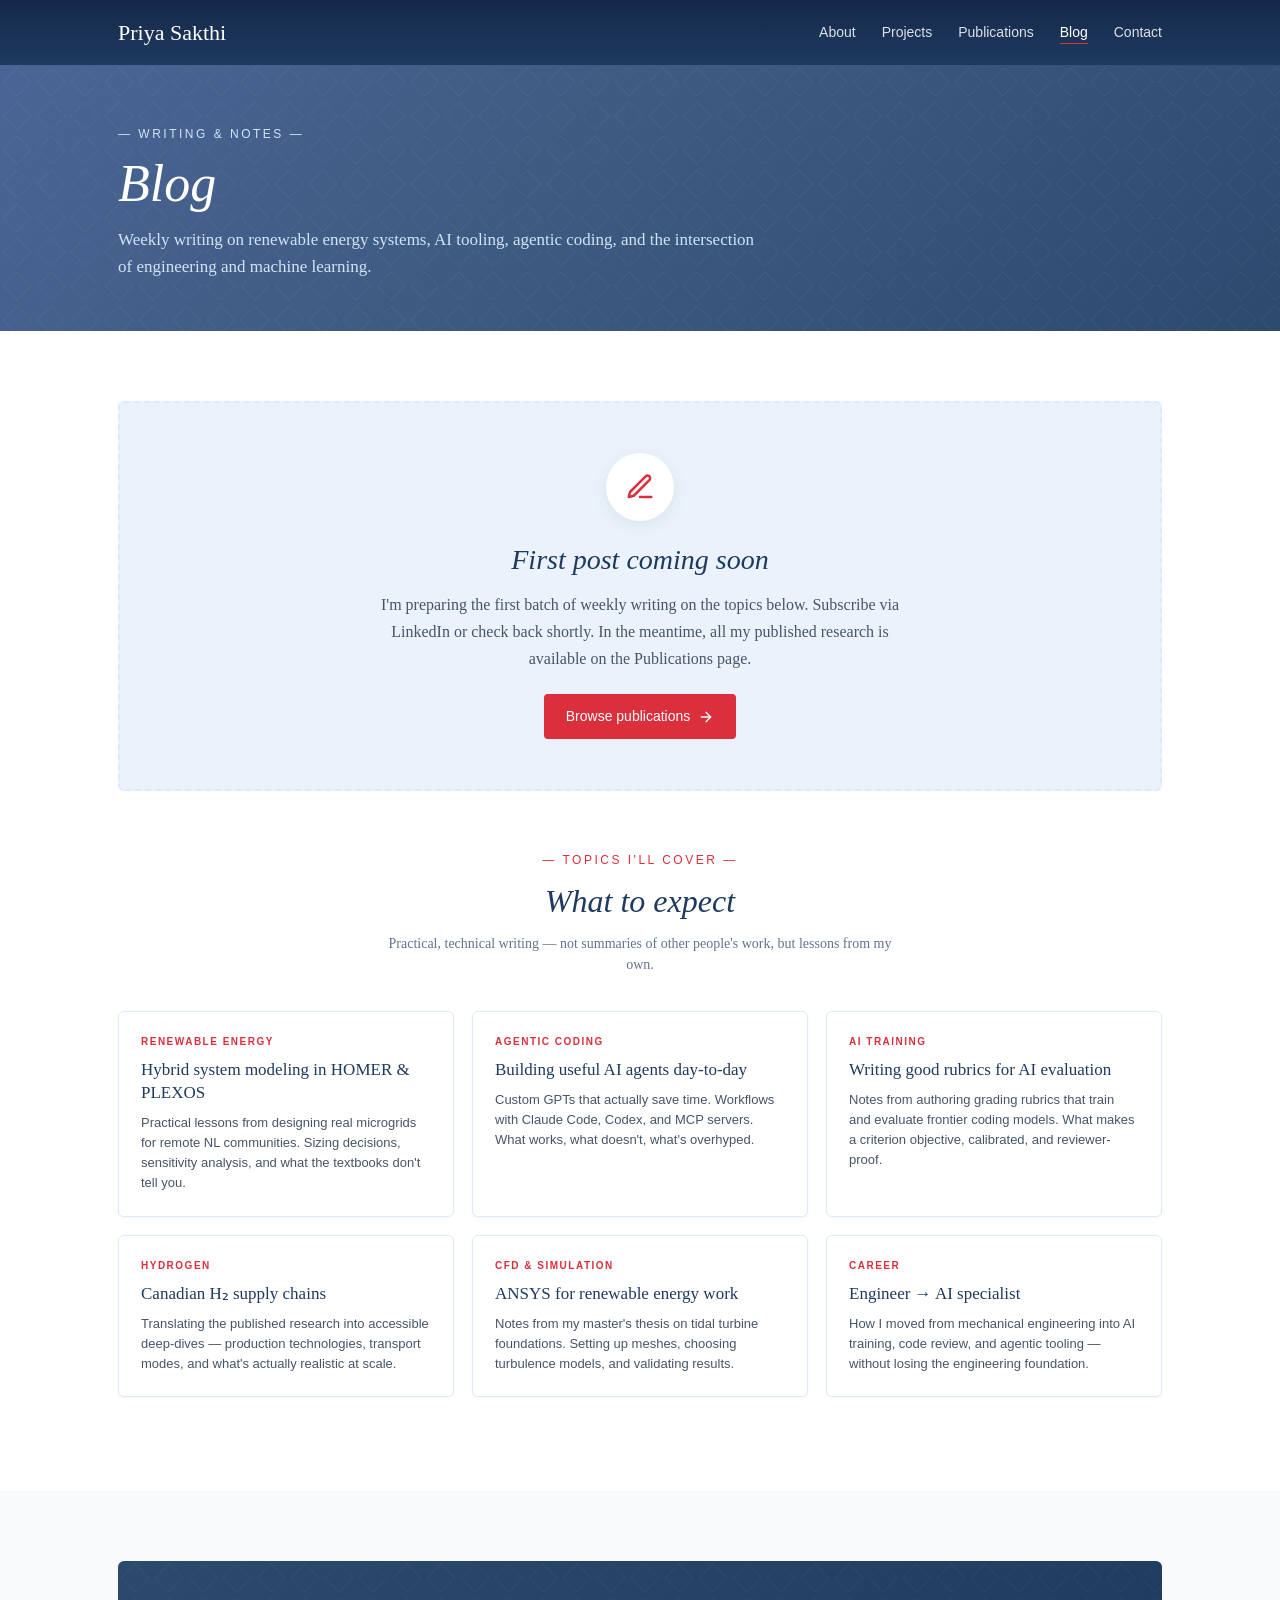
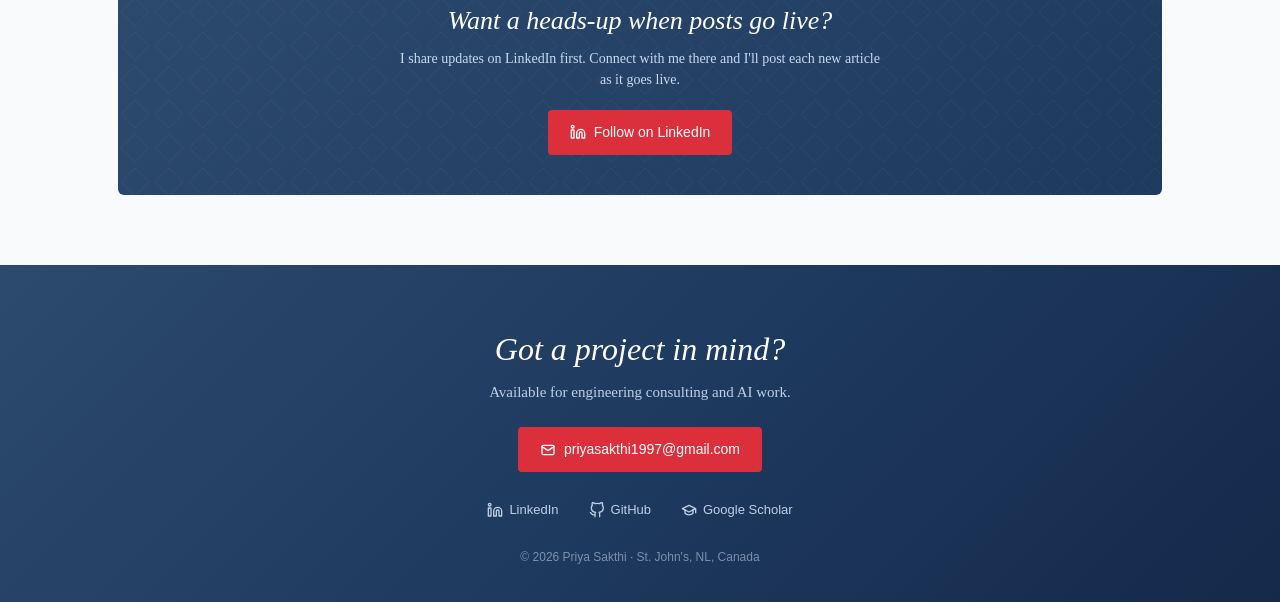
<file: blog.html>
<!DOCTYPE html>
<html lang="en">
<head>
  <meta charset="UTF-8">
  <meta name="viewport" content="width=device-width, initial-scale=1.0">
  <title>Blog — Priya Sakthi</title>
  <meta name="description" content="Weekly writing on renewable energy systems, AI tooling, and the intersection of engineering and machine learning.">
  <meta name="author" content="Priya Sakthi">
  <link rel="icon" type="image/svg+xml" href="data:image/svg+xml,%3Csvg xmlns='http://www.w3.org/2000/svg' viewBox='0 0 32 32'%3E%3Crect width='32' height='32' rx='6' fill='%233D5A80'/%3E%3Ctext x='16' y='23' font-family='Times New Roman, serif' font-size='22' fill='%23DC2F3C' text-anchor='middle' font-style='italic' font-weight='500'%3EP%3C/text%3E%3C/svg%3E">

  <style>
    :root {
      --navy: #3D5A80; --navy-dark: #2C4A6E; --navy-darker: #1E3A5F;
      --light-blue: #DBEAFE; --light-blue-soft: #EBF2FB; --soft-bg: #F8FAFC;
      --red: #DC2F3C; --red-hover: #B82430; --red-soft: #FF6B7A; --white: #FFFFFF;
      --text-dark: #1E3A5F; --text-body: #475569; --text-muted: #64748B;
      --border: #DBEAFE;
      --font-serif: 'Times New Roman', Georgia, 'Liberation Serif', serif;
      --font-sans: -apple-system, BlinkMacSystemFont, 'Segoe UI', Roboto, Helvetica, Arial, sans-serif;
      --max-width: 1100px; --radius: 6px; --radius-sm: 4px;
    }
    *, *::before, *::after { box-sizing: border-box; }
    html { scroll-behavior: smooth; }
    body { margin: 0; padding: 0; font-family: var(--font-serif); color: var(--text-dark); line-height: 1.5; background: var(--white); -webkit-font-smoothing: antialiased; }
    a { color: var(--red); text-decoration: none; }
    a:hover { text-decoration: underline; }
    .container { max-width: var(--max-width); margin: 0 auto; padding: 0 28px; }

    .site-header {
      background: linear-gradient(180deg, #15294A 0%, #1E3A5F 100%);
      padding: 16px 0;
      position: relative;
      box-shadow: 0 4px 16px rgba(0,0,0,0.25);
    }
    .nav { display: flex; justify-content: space-between; align-items: center; }
    .nav__brand { color: var(--white); font-size: 22px; font-weight: 500; text-decoration: none; }
    .nav__brand:hover { color: var(--white); text-decoration: none; }
    .nav__links { display: flex; gap: 26px; list-style: none; margin: 0; padding: 0; font-family: var(--font-sans); font-size: 14px; }
    .nav__links a { color: rgba(255,255,255,0.85); text-decoration: none; padding-bottom: 3px; }
    .nav__links a:hover { color: var(--white); text-decoration: none; }
    .nav__links a.active { color: var(--white); border-bottom: 1.5px solid var(--red); }

    .page-hero {
      background: linear-gradient(135deg, #4A6595 0%, #3D5A80 45%, #2C4A6E 100%);
      color: var(--white);
      padding: 60px 0 50px;
      position: relative;
      overflow: hidden;
    }
    .page-hero::before {
      content: '';
      position: absolute; inset: 0;
      background-image: url("data:image/svg+xml,%3Csvg xmlns='http://www.w3.org/2000/svg' width='34' height='34'%3E%3Cpath d='M17 3 L31 17 L17 31 L3 17 Z' fill='none' stroke='%23ffffff' stroke-width='0.6' stroke-opacity='0.18'/%3E%3C/svg%3E");
      background-size: 34px 34px; opacity: 0.5;
    }
    .page-hero .container { position: relative; z-index: 1; }
    .page-hero__eyebrow {
      font-family: var(--font-sans); font-size: 12px; letter-spacing: 2.5px; text-transform: uppercase;
      color: rgba(219,234,254,0.95); margin-bottom: 12px;
    }
    .page-hero__title { font-size: 52px; font-weight: 400; margin: 0 0 14px; line-height: 1.1; font-style: italic; }
    .page-hero__subtitle { color: rgba(219,234,254,0.95); font-size: 17px; margin: 0; max-width: 640px; line-height: 1.6; }

    .section { padding: 70px 0; }
    .section--gray { background: var(--soft-bg); }

    /* Coming soon hero card */
    .coming-soon {
      background: var(--light-blue-soft);
      border: 2px dashed var(--light-blue);
      border-radius: var(--radius);
      padding: 50px 32px;
      text-align: center;
      margin-bottom: 60px;
    }
    .coming-soon__icon {
      width: 68px; height: 68px; margin: 0 auto 18px;
      background: var(--white); border-radius: 50%;
      display: flex; align-items: center; justify-content: center;
      box-shadow: 0 4px 16px rgba(30,58,95,0.08);
    }
    .coming-soon__icon svg { width: 30px; height: 30px; color: var(--red); }
    .coming-soon__title {
      font-size: 28px; font-style: italic; font-weight: 400;
      color: var(--navy-darker); margin: 0 0 10px;
    }
    .coming-soon__text {
      color: var(--text-body); font-size: 16px; line-height: 1.7;
      max-width: 540px; margin: 0 auto 22px;
    }

    /* Topics preview */
    .topics {
      display: grid; grid-template-columns: repeat(3, 1fr); gap: 18px;
      margin-bottom: 24px;
    }
    .topic-card {
      background: var(--white);
      border: 1px solid var(--light-blue);
      border-radius: var(--radius);
      padding: 22px;
      box-shadow: 0 1px 3px rgba(30,58,95,0.04);
    }
    .topic-card__tag {
      font-family: var(--font-sans); font-size: 10px; letter-spacing: 1.5px;
      text-transform: uppercase; color: var(--red); font-weight: 600;
      margin-bottom: 10px;
    }
    .topic-card__title {
      font-size: 17px; font-weight: 500; color: var(--navy-darker);
      margin: 0 0 8px; line-height: 1.35;
    }
    .topic-card__desc {
      font-family: var(--font-sans); font-size: 13px; color: var(--text-body);
      line-height: 1.55; margin: 0;
    }

    .section__intro {
      text-align: center; margin-bottom: 36px;
    }
    .section__eyebrow {
      font-family: var(--font-sans); color: var(--red); font-size: 12px;
      letter-spacing: 2.5px; text-transform: uppercase; margin-bottom: 8px;
    }
    .section__title {
      font-size: 32px; font-weight: 400; color: var(--navy-darker);
      margin: 0 0 8px; font-style: italic;
    }
    .section__subtitle {
      color: var(--text-muted); font-size: 14px; max-width: 520px;
      margin: 0 auto; line-height: 1.5;
    }

    /* Newsletter callout */
    .newsletter {
      background: linear-gradient(135deg, #2C4A6E 0%, #1E3A5F 100%);
      color: var(--white);
      padding: 40px 32px;
      border-radius: var(--radius);
      text-align: center;
      position: relative;
      overflow: hidden;
    }
    .newsletter::before {
      content: '';
      position: absolute; inset: 0;
      background-image: url("data:image/svg+xml,%3Csvg xmlns='http://www.w3.org/2000/svg' width='34' height='34'%3E%3Cpath d='M17 3 L31 17 L17 31 L3 17 Z' fill='none' stroke='%23ffffff' stroke-width='0.6' stroke-opacity='0.15'/%3E%3C/svg%3E");
      background-size: 34px 34px; opacity: 0.5; pointer-events: none;
    }
    .newsletter > * { position: relative; z-index: 1; }
    .newsletter h3 {
      font-size: 26px; font-style: italic; font-weight: 400;
      margin: 0 0 8px;
    }
    .newsletter p {
      color: rgba(219,234,254,0.9); font-size: 14px;
      max-width: 480px; margin: 0 auto 20px;
    }

    .btn {
      display: inline-flex; align-items: center; gap: 8px; padding: 12px 22px;
      background: var(--red); color: var(--white); text-decoration: none;
      border-radius: var(--radius-sm); font-family: var(--font-sans);
      font-size: 14px; font-weight: 500; transition: background 0.15s;
    }
    .btn:hover { background: var(--red-hover); text-decoration: none; color: var(--white); }
    .btn svg { width: 16px; height: 16px; }

    .footer {
      background: linear-gradient(135deg, #2C4A6E 0%, #1E3A5F 50%, #15294A 100%);
      color: var(--white); padding: 60px 0 36px; text-align: center;
    }
    .footer__title { font-size: 32px; font-weight: 400; font-style: italic; margin: 0 0 8px; color: var(--white); }
    .footer__subtitle { color: rgba(219,234,254,0.85); font-size: 15px; margin: 0 0 24px; }
    .footer__links { display: flex; gap: 30px; justify-content: center; margin-top: 28px; font-family: var(--font-sans); font-size: 13px; flex-wrap: wrap; }
    .footer__links a { color: rgba(219,234,254,0.85); text-decoration: none; display: inline-flex; align-items: center; gap: 6px; }
    .footer__links a:hover { color: var(--white); text-decoration: none; }
    .footer__links svg { width: 16px; height: 16px; }
    .footer__copyright { font-family: var(--font-sans); font-size: 12px; color: rgba(219,234,254,0.5); margin-top: 28px; }

    @media (max-width: 768px) {
      .container { padding: 0 20px; }
      .nav__links { display: none; }
      .page-hero { padding: 44px 0 36px; }
      .page-hero__title { font-size: 38px; }
      .section { padding: 50px 0; }
      .topics { grid-template-columns: 1fr; }
      .coming-soon { padding: 36px 22px; }
      .coming-soon__title { font-size: 22px; }
      .footer__title { font-size: 26px; }
    }
  </style>
</head>
<body>

  <header class="site-header">
    <div class="container">
      <nav class="nav" aria-label="Main">
        <a href="index.html" class="nav__brand">Priya Sakthi</a>
        <ul class="nav__links">
          <li><a href="about.html">About</a></li>
          <li><a href="projects.html">Projects</a></li>
          <li><a href="publications.html">Publications</a></li>
          <li><a href="blog.html" class="active">Blog</a></li>
          <li><a href="mailto:priyasakthi1997@gmail.com">Contact</a></li>
        </ul>
      </nav>
    </div>
  </header>

  <section class="page-hero">
    <div class="container">
      <div class="page-hero__eyebrow">— Writing & Notes —</div>
      <h1 class="page-hero__title">Blog</h1>
      <p class="page-hero__subtitle">Weekly writing on renewable energy systems, AI tooling, agentic coding, and the intersection of engineering and machine learning.</p>
    </div>
  </section>

  <section class="section">
    <div class="container">

      <div class="coming-soon">
        <div class="coming-soon__icon" aria-hidden="true">
          <svg viewBox="0 0 24 24" fill="none" stroke="currentColor" stroke-width="2" stroke-linecap="round" stroke-linejoin="round"><path d="M12 20h9"/><path d="M16.5 3.5a2.121 2.121 0 0 1 3 3L7 19l-4 1 1-4L16.5 3.5z"/></svg>
        </div>
        <h2 class="coming-soon__title">First post coming soon</h2>
        <p class="coming-soon__text">I'm preparing the first batch of weekly writing on the topics below. Subscribe via LinkedIn or check back shortly. In the meantime, all my published research is available on the Publications page.</p>
        <a href="publications.html" class="btn">
          Browse publications
          <svg viewBox="0 0 24 24" fill="none" stroke="currentColor" stroke-width="2" stroke-linecap="round" stroke-linejoin="round"><line x1="5" y1="12" x2="19" y2="12"/><polyline points="12 5 19 12 12 19"/></svg>
        </a>
      </div>

      <div class="section__intro">
        <div class="section__eyebrow">— Topics I'll cover —</div>
        <h2 class="section__title">What to expect</h2>
        <p class="section__subtitle">Practical, technical writing — not summaries of other people's work, but lessons from my own.</p>
      </div>

      <div class="topics">
        <article class="topic-card">
          <div class="topic-card__tag">Renewable Energy</div>
          <h3 class="topic-card__title">Hybrid system modeling in HOMER &amp; PLEXOS</h3>
          <p class="topic-card__desc">Practical lessons from designing real microgrids for remote NL communities. Sizing decisions, sensitivity analysis, and what the textbooks don't tell you.</p>
        </article>

        <article class="topic-card">
          <div class="topic-card__tag">Agentic Coding</div>
          <h3 class="topic-card__title">Building useful AI agents day-to-day</h3>
          <p class="topic-card__desc">Custom GPTs that actually save time. Workflows with Claude Code, Codex, and MCP servers. What works, what doesn't, what's overhyped.</p>
        </article>

        <article class="topic-card">
          <div class="topic-card__tag">AI Training</div>
          <h3 class="topic-card__title">Writing good rubrics for AI evaluation</h3>
          <p class="topic-card__desc">Notes from authoring grading rubrics that train and evaluate frontier coding models. What makes a criterion objective, calibrated, and reviewer-proof.</p>
        </article>

        <article class="topic-card">
          <div class="topic-card__tag">Hydrogen</div>
          <h3 class="topic-card__title">Canadian H₂ supply chains</h3>
          <p class="topic-card__desc">Translating the published research into accessible deep-dives — production technologies, transport modes, and what's actually realistic at scale.</p>
        </article>

        <article class="topic-card">
          <div class="topic-card__tag">CFD &amp; Simulation</div>
          <h3 class="topic-card__title">ANSYS for renewable energy work</h3>
          <p class="topic-card__desc">Notes from my master's thesis on tidal turbine foundations. Setting up meshes, choosing turbulence models, and validating results.</p>
        </article>

        <article class="topic-card">
          <div class="topic-card__tag">Career</div>
          <h3 class="topic-card__title">Engineer → AI specialist</h3>
          <p class="topic-card__desc">How I moved from mechanical engineering into AI training, code review, and agentic tooling — without losing the engineering foundation.</p>
        </article>
      </div>

    </div>
  </section>

  <section class="section section--gray">
    <div class="container">
      <div class="newsletter">
        <h3>Want a heads-up when posts go live?</h3>
        <p>I share updates on LinkedIn first. Connect with me there and I'll post each new article as it goes live.</p>
        <a href="https://www.linkedin.com/in/priya-sakthi/" class="btn" target="_blank" rel="noopener">
          <svg viewBox="0 0 24 24" fill="none" stroke="currentColor" stroke-width="2" stroke-linecap="round" stroke-linejoin="round" aria-hidden="true"><path d="M16 8a6 6 0 0 1 6 6v7h-4v-7a2 2 0 0 0-4 0v7h-4v-7a6 6 0 0 1 6-6z"/><rect x="2" y="9" width="4" height="12"/><circle cx="4" cy="4" r="2"/></svg>
          Follow on LinkedIn
        </a>
      </div>
    </div>
  </section>

  <footer class="footer">
    <div class="container">
      <h2 class="footer__title">Got a project in mind?</h2>
      <p class="footer__subtitle">Available for engineering consulting and AI work.</p>
      <a href="mailto:priyasakthi1997@gmail.com" class="btn">
        <svg viewBox="0 0 24 24" fill="none" stroke="currentColor" stroke-width="2" stroke-linecap="round" stroke-linejoin="round" aria-hidden="true"><rect x="3" y="5" width="18" height="14" rx="2"/><polyline points="3 7 12 13 21 7"/></svg>
        priyasakthi1997@gmail.com
      </a>
      <div class="footer__links">
        <a href="https://www.linkedin.com/in/priya-sakthi/" target="_blank" rel="noopener">
          <svg viewBox="0 0 24 24" fill="none" stroke="currentColor" stroke-width="2" stroke-linecap="round" stroke-linejoin="round" aria-hidden="true"><path d="M16 8a6 6 0 0 1 6 6v7h-4v-7a2 2 0 0 0-4 0v7h-4v-7a6 6 0 0 1 6-6z"/><rect x="2" y="9" width="4" height="12"/><circle cx="4" cy="4" r="2"/></svg>
          LinkedIn
        </a>
        <a href="https://github.com/priyasakthi1" target="_blank" rel="noopener">
          <svg viewBox="0 0 24 24" fill="none" stroke="currentColor" stroke-width="2" stroke-linecap="round" stroke-linejoin="round" aria-hidden="true"><path d="M9 19c-5 1.5-5-2.5-7-3m14 6v-3.87a3.37 3.37 0 0 0-.94-2.61c3.14-.35 6.44-1.54 6.44-7A5.44 5.44 0 0 0 20 4.77 5.07 5.07 0 0 0 19.91 1S18.73.65 16 2.48a13.38 13.38 0 0 0-7 0C6.27.65 5.09 1 5.09 1A5.07 5.07 0 0 0 5 4.77a5.44 5.44 0 0 0-1.5 3.78c0 5.42 3.3 6.61 6.44 7A3.37 3.37 0 0 0 9 18.13V22"/></svg>
          GitHub
        </a>
        <a href="https://scholar.google.com/citations?user=cS_CgbUAAAAJ&hl=en" target="_blank" rel="noopener">
          <svg viewBox="0 0 24 24" fill="none" stroke="currentColor" stroke-width="2" stroke-linecap="round" stroke-linejoin="round" aria-hidden="true"><path d="M22 10v6M2 10l10-5 10 5-10 5z"/><path d="M6 12v5c3 3 9 3 12 0v-5"/></svg>
          Google Scholar
        </a>
      </div>
      <div class="footer__copyright">© 2026 Priya Sakthi · St. John's, NL, Canada</div>
    </div>
  </footer>

</body>
</html>
</file>
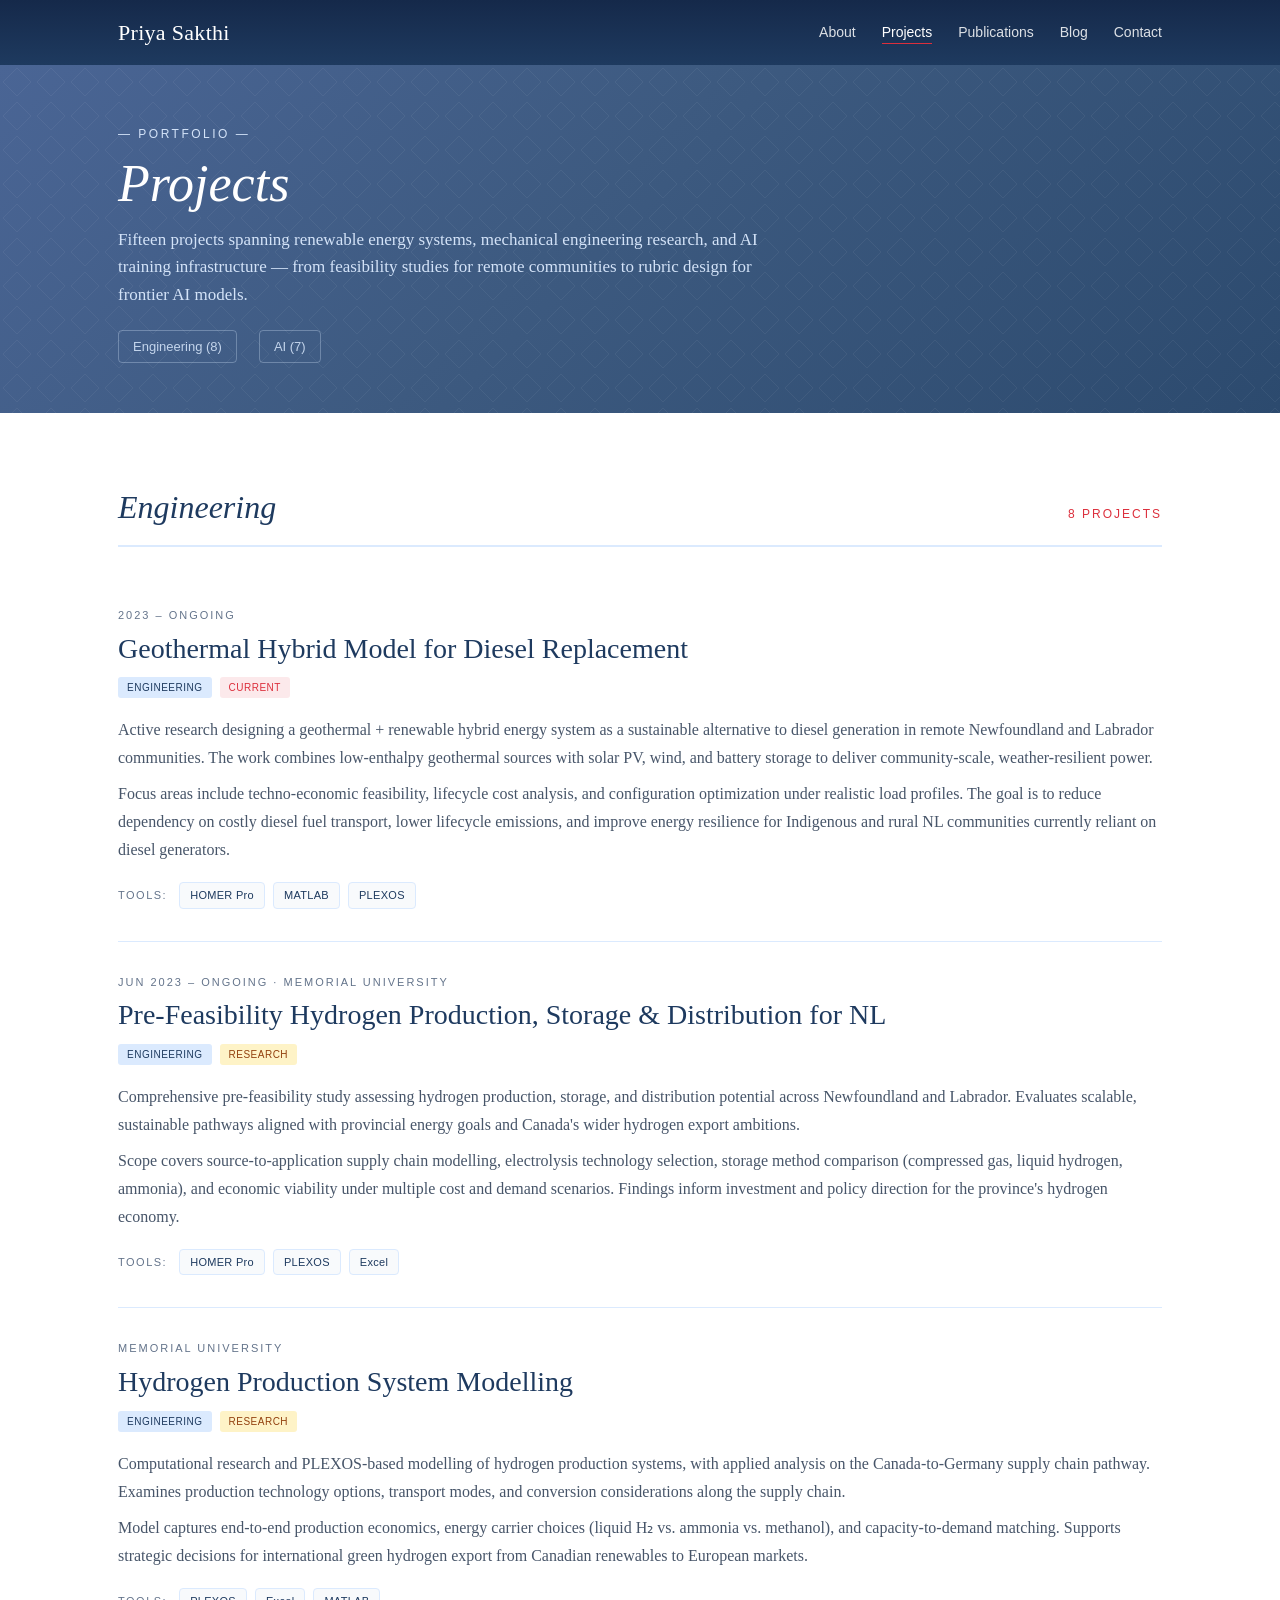
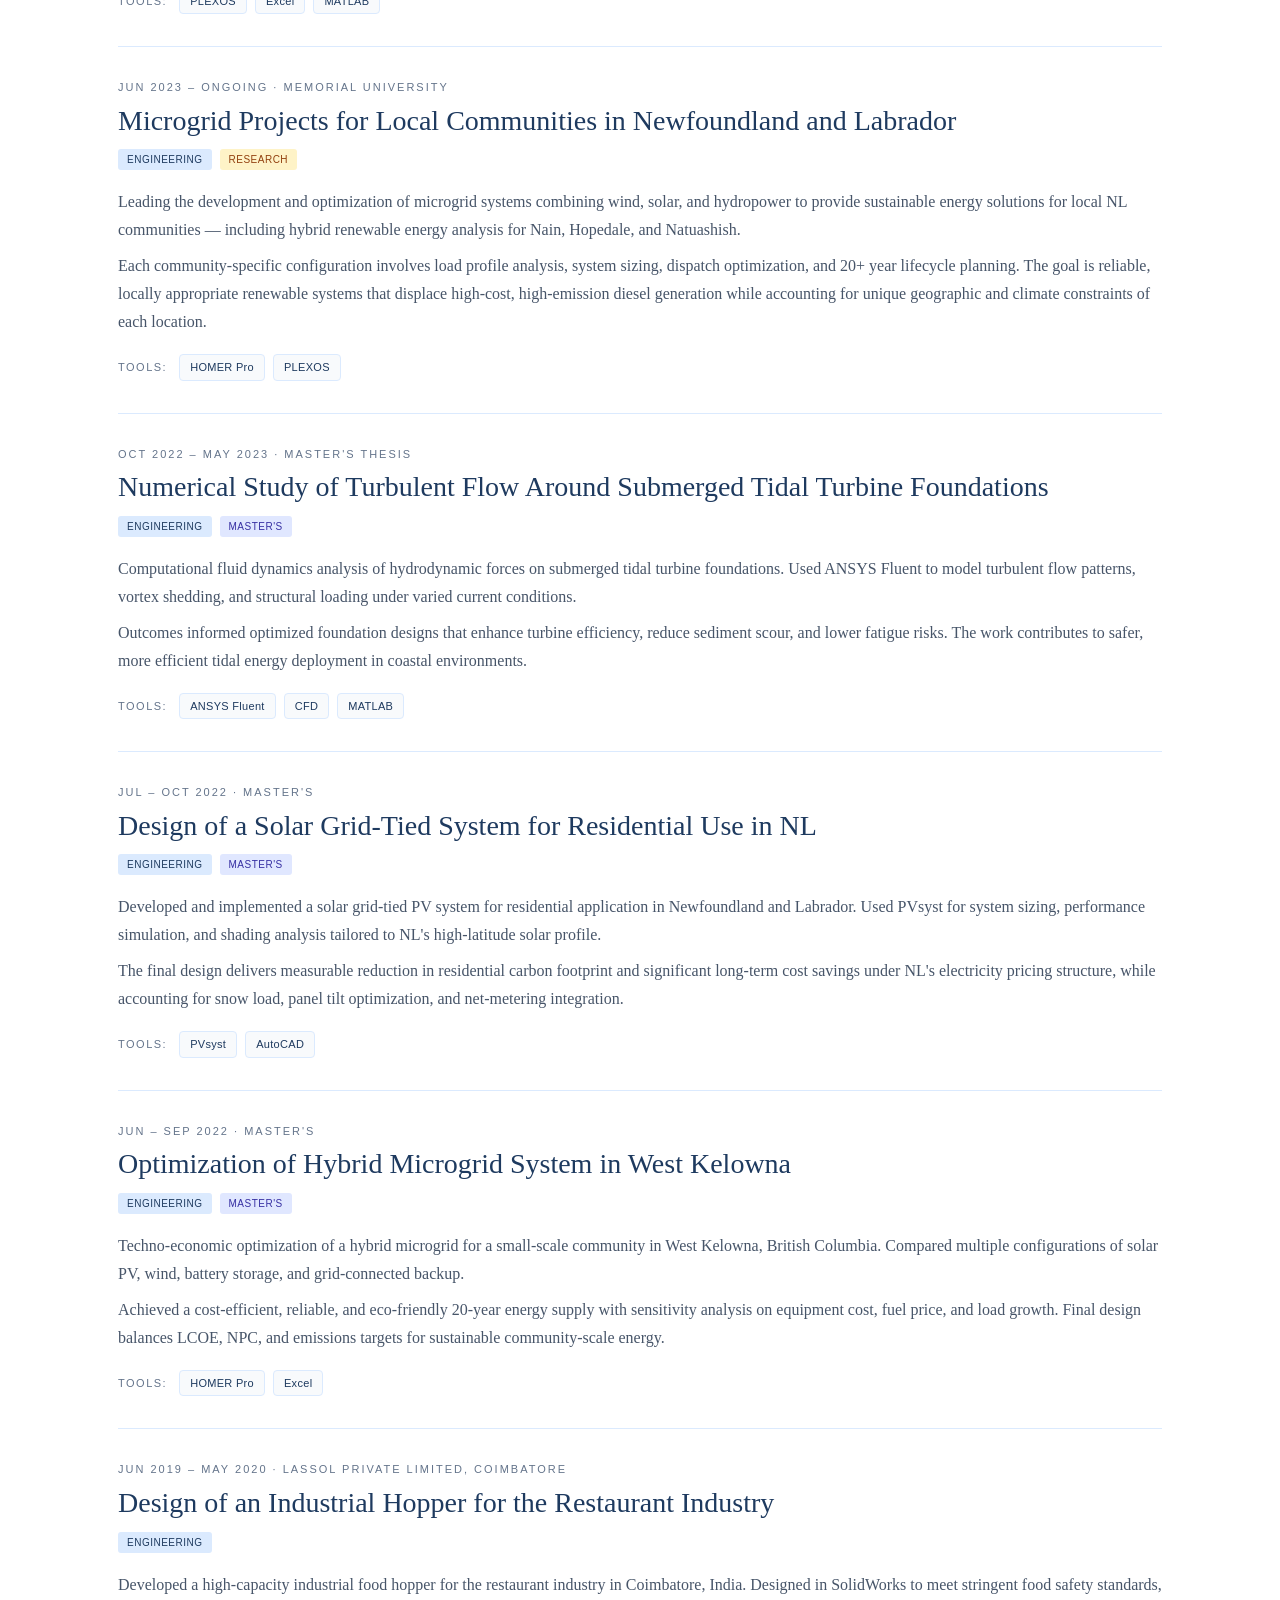
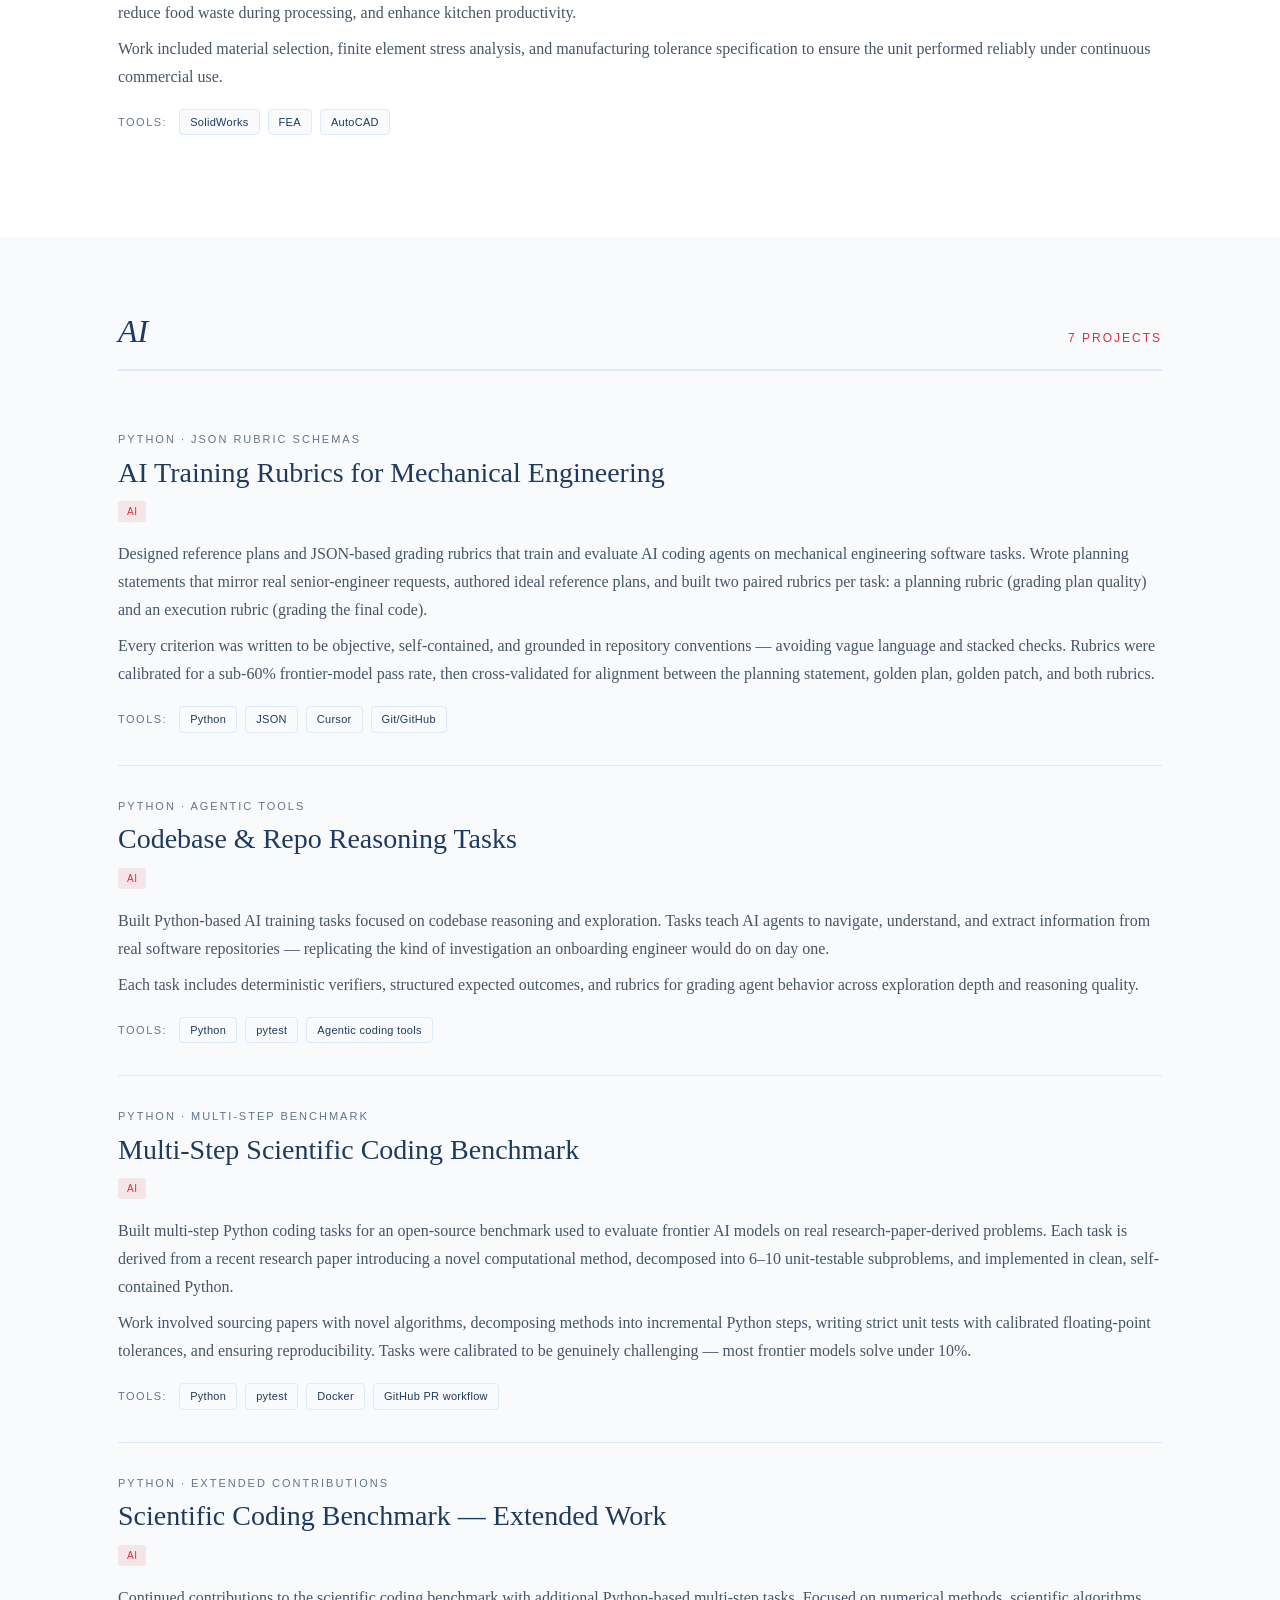
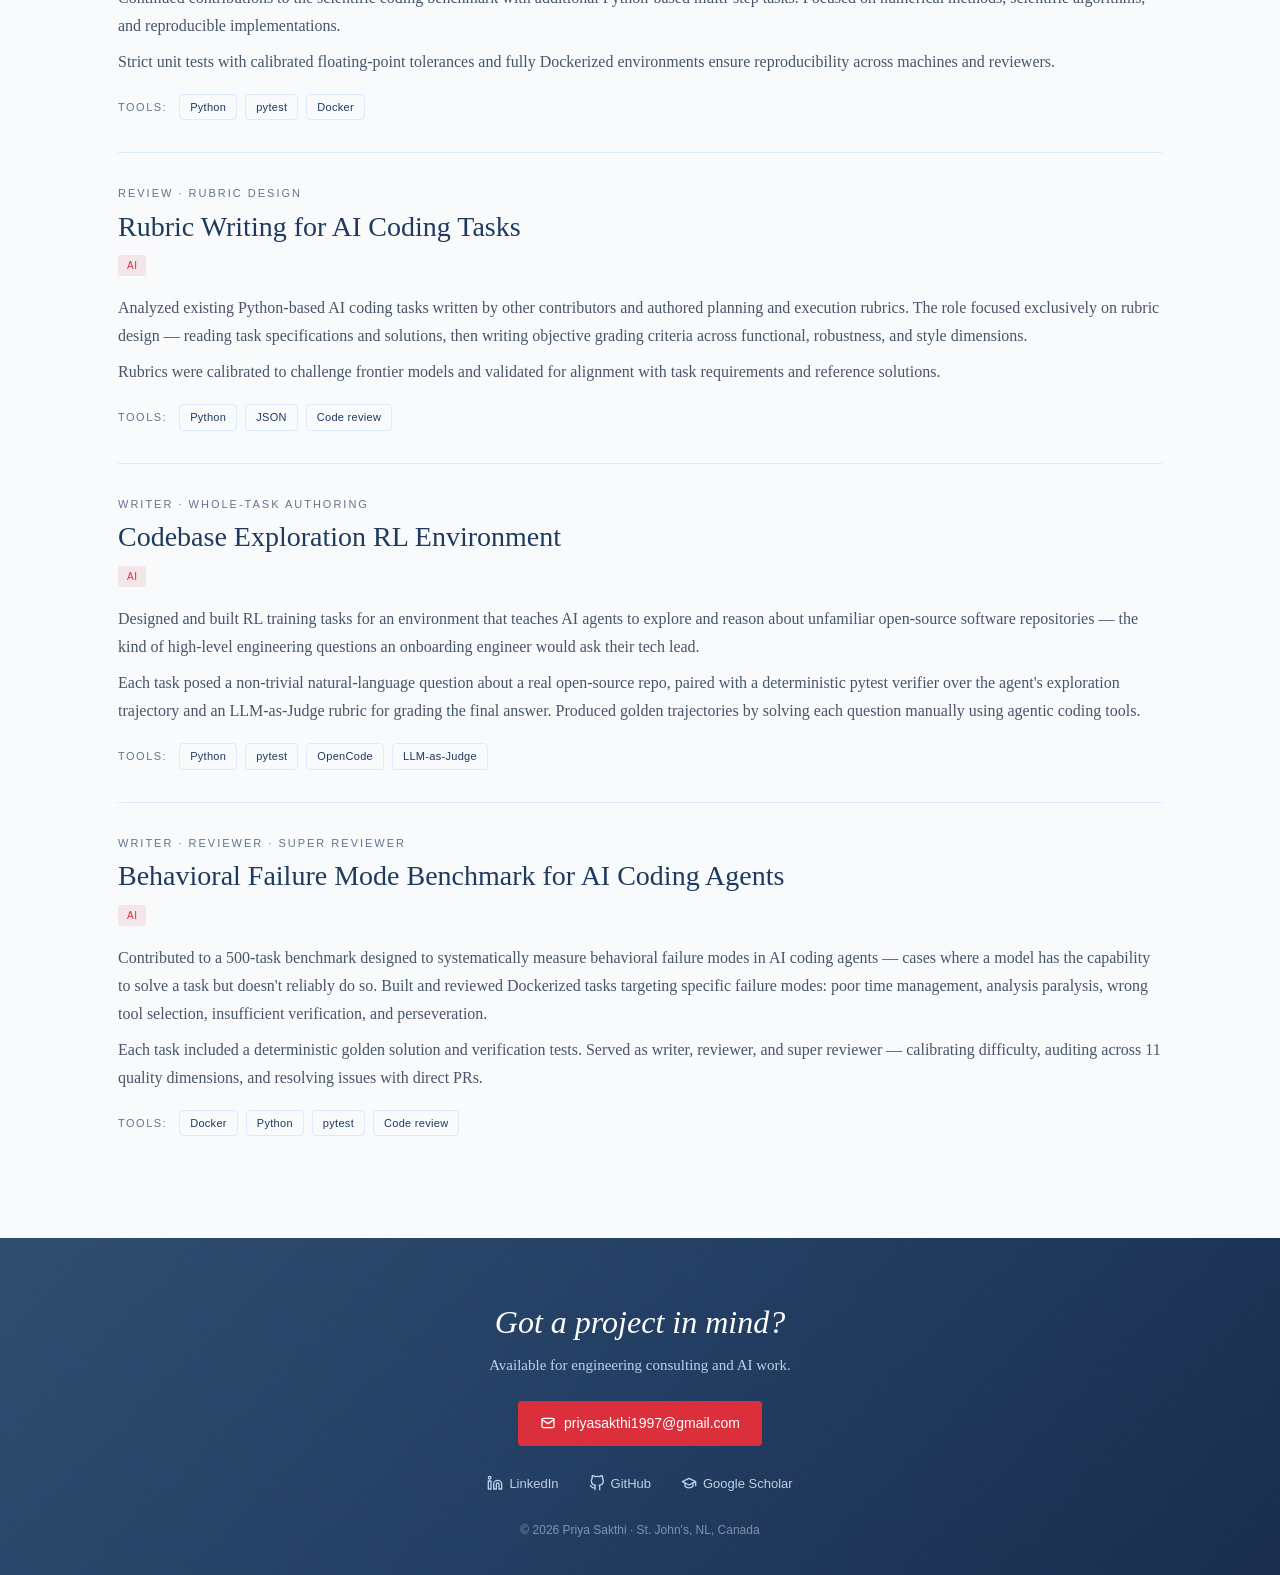
<file: projects.html>
<!DOCTYPE html>
<html lang="en">
<head>
  <meta charset="UTF-8">
  <meta name="viewport" content="width=device-width, initial-scale=1.0">
  <title>Projects — Priya Sakthi</title>
  <meta name="description" content="All projects by Priya Sakthi — 8 engineering and 7 AI projects across renewable energy, software engineering, and AI training.">
  <meta name="author" content="Priya Sakthi">
  <link rel="icon" type="image/svg+xml" href="data:image/svg+xml,%3Csvg xmlns='http://www.w3.org/2000/svg' viewBox='0 0 32 32'%3E%3Crect width='32' height='32' rx='6' fill='%233D5A80'/%3E%3Ctext x='16' y='23' font-family='Times New Roman, serif' font-size='22' fill='%23DC2F3C' text-anchor='middle' font-style='italic' font-weight='500'%3EP%3C/text%3E%3C/svg%3E">

  <style>
    /* === Design tokens === */
    :root {
      --navy: #3D5A80;
      --navy-dark: #2C4A6E;
      --navy-darker: #1E3A5F;
      --light-blue: #DBEAFE;
      --light-blue-soft: #EBF2FB;
      --soft-bg: #F8FAFC;
      --red: #DC2F3C;
      --red-hover: #B82430;
      --red-soft: #FF6B7A;
      --white: #FFFFFF;
      --text-dark: #1E3A5F;
      --text-body: #475569;
      --text-muted: #64748B;
      --border: #DBEAFE;
      --font-serif: 'Times New Roman', Georgia, 'Liberation Serif', serif;
      --font-sans: -apple-system, BlinkMacSystemFont, 'Segoe UI', Roboto, Helvetica, Arial, sans-serif;
      --max-width: 1100px;
      --radius: 6px;
      --radius-sm: 4px;
    }

    *, *::before, *::after { box-sizing: border-box; }
    html { scroll-behavior: smooth; }
    body { margin: 0; padding: 0; font-family: var(--font-serif); color: var(--text-dark); line-height: 1.5; background: var(--white); -webkit-font-smoothing: antialiased; -moz-osx-font-smoothing: grayscale; }
    img { max-width: 100%; height: auto; display: block; }
    a { color: var(--red); text-decoration: none; }
    a:hover { text-decoration: underline; }
    .container { max-width: var(--max-width); margin: 0 auto; padding: 0 28px; }

    /* === Header === */
    .site-header {
      background: linear-gradient(180deg, #15294A 0%, #1E3A5F 100%);
      padding: 16px 0;
      position: relative;
      box-shadow: 0 4px 16px rgba(0,0,0,0.25);
    }
    .nav { display: flex; justify-content: space-between; align-items: center; gap: 24px; }
    .nav__brand { color: var(--white); font-size: 22px; font-weight: 500; text-decoration: none; letter-spacing: 0.3px; }
    .nav__brand:hover { text-decoration: none; color: var(--white); }
    .nav__links { display: flex; gap: 26px; list-style: none; margin: 0; padding: 0; font-family: var(--font-sans); font-size: 14px; }
    .nav__links a { color: rgba(255,255,255,0.85); text-decoration: none; padding-bottom: 3px; transition: color 0.15s; }
    .nav__links a:hover { color: var(--white); text-decoration: none; }
    .nav__links a.active { color: var(--white); border-bottom: 1.5px solid var(--red); }

    /* === Page hero === */
    .page-hero {
      background: linear-gradient(135deg, #4A6595 0%, #3D5A80 45%, #2C4A6E 100%);
      color: var(--white);
      padding: 60px 0 50px;
      position: relative;
      overflow: hidden;
    }
    .page-hero::before {
      content: '';
      position: absolute;
      inset: 0;
      background-image: url("data:image/svg+xml,%3Csvg xmlns='http://www.w3.org/2000/svg' width='34' height='34'%3E%3Cpath d='M17 3 L31 17 L17 31 L3 17 Z' fill='none' stroke='%23ffffff' stroke-width='0.6' stroke-opacity='0.18'/%3E%3C/svg%3E");
      background-size: 34px 34px;
      opacity: 0.5;
      pointer-events: none;
    }
    .page-hero .container { position: relative; z-index: 1; }
    .page-hero__eyebrow {
      font-family: var(--font-sans);
      font-size: 12px;
      letter-spacing: 2.5px;
      text-transform: uppercase;
      color: rgba(219,234,254,0.95);
      margin-bottom: 12px;
    }
    .page-hero__title {
      font-size: 52px;
      font-weight: 400;
      margin: 0 0 14px;
      line-height: 1.1;
      font-style: italic;
    }
    .page-hero__subtitle {
      color: rgba(219,234,254,0.95);
      font-size: 17px;
      margin: 0 0 22px;
      max-width: 640px;
      line-height: 1.6;
    }
    .page-hero__quick {
      display: flex;
      gap: 22px;
      font-family: var(--font-sans);
      font-size: 13px;
    }
    .page-hero__quick a {
      color: rgba(219,234,254,0.85);
      text-decoration: none;
      padding: 6px 14px;
      border: 1px solid rgba(219,234,254,0.3);
      border-radius: 4px;
      transition: background 0.15s, color 0.15s;
    }
    .page-hero__quick a:hover {
      background: rgba(255,255,255,0.1);
      color: var(--white);
      text-decoration: none;
    }

    /* === Section === */
    .section { padding: 70px 0; }
    .section--gray { background: var(--soft-bg); }

    /* === Category header === */
    .category-header {
      border-bottom: 2px solid var(--light-blue);
      padding-bottom: 14px;
      margin-bottom: 28px;
      display: flex;
      justify-content: space-between;
      align-items: baseline;
      flex-wrap: wrap;
      gap: 8px;
    }
    .category-header__title {
      font-size: 32px;
      font-style: italic;
      color: var(--navy-darker);
      margin: 0;
      font-weight: 400;
    }
    .category-header__count {
      color: var(--red);
      font-size: 12px;
      font-family: var(--font-sans);
      letter-spacing: 2px;
      text-transform: uppercase;
      font-weight: 500;
    }

    /* === Project detail entry === */
    .project-detail {
      padding: 32px 0;
      border-bottom: 1px solid var(--light-blue);
      scroll-margin-top: 80px;
      transition: background 0.4s;
    }
    .project-detail:last-child { border-bottom: none; }
    .project-detail:target {
      background: linear-gradient(90deg, rgba(220,47,60,0.05) 0%, transparent 70%);
      border-left: 4px solid var(--red);
      padding-left: 24px;
      margin-left: -28px;
      animation: highlight-fade 1.4s ease-out;
    }
    @keyframes highlight-fade {
      0% { background-color: rgba(220,47,60,0.14); }
      100% { background-color: rgba(220,47,60,0.05); }
    }
    .project-detail__period {
      font-family: var(--font-sans);
      font-size: 11px;
      color: var(--text-muted);
      letter-spacing: 2px;
      text-transform: uppercase;
      margin-bottom: 8px;
      font-weight: 500;
    }
    .project-detail__title {
      font-size: 28px;
      font-weight: 500;
      color: var(--navy-darker);
      margin: 0 0 12px;
      line-height: 1.2;
    }
    .project-detail__tags {
      display: flex;
      gap: 8px;
      margin-bottom: 18px;
      flex-wrap: wrap;
    }
    .tag {
      font-family: var(--font-sans);
      font-size: 10px;
      padding: 3px 9px;
      border-radius: 3px;
      letter-spacing: 0.5px;
      text-transform: uppercase;
      font-weight: 500;
    }
    .tag--engineering { background: var(--light-blue); color: var(--navy-darker); }
    .tag--ai { background: rgba(220,47,60,0.1); color: var(--red); }
    .tag--current { background: rgba(220,47,60,0.1); color: var(--red); }
    .tag--research { background: #FEF3C7; color: #92400E; }
    .tag--published { background: #DCFCE7; color: #166534; }
    .tag--masters { background: #E0E7FF; color: #3730A3; }
    .project-detail__description {
      font-size: 16px;
      color: var(--text-body);
      line-height: 1.75;
      margin: 0 0 18px;
    }
    .project-detail__description + .project-detail__description { margin-top: -10px; }
    .project-detail__tools {
      display: flex;
      gap: 8px;
      flex-wrap: wrap;
      margin-top: 16px;
      align-items: center;
    }
    .project-detail__tools-label {
      font-family: var(--font-sans);
      font-size: 11px;
      color: var(--text-muted);
      text-transform: uppercase;
      letter-spacing: 1.5px;
      margin-right: 4px;
      font-weight: 500;
    }
    .tool-chip {
      font-family: var(--font-sans);
      font-size: 11px;
      padding: 4px 10px;
      background: var(--soft-bg);
      color: var(--navy-darker);
      border-radius: 4px;
      letter-spacing: 0.3px;
      border: 1px solid var(--light-blue);
      font-weight: 500;
    }

    /* === Back to top === */
    .back-to-top {
      position: fixed;
      bottom: 28px;
      right: 28px;
      width: 44px;
      height: 44px;
      background: var(--navy);
      color: var(--white);
      border-radius: 50%;
      display: flex;
      align-items: center;
      justify-content: center;
      opacity: 0;
      pointer-events: none;
      transition: opacity 0.3s, transform 0.2s;
      box-shadow: 0 4px 16px rgba(0,0,0,0.25);
      z-index: 100;
      text-decoration: none;
    }
    .back-to-top:hover {
      transform: translateY(-3px);
      background: var(--navy-darker);
      text-decoration: none;
    }
    .back-to-top.visible {
      opacity: 1;
      pointer-events: auto;
    }
    .back-to-top svg { width: 18px; height: 18px; }

    /* === Footer === */
    .footer {
      background: linear-gradient(135deg, #2C4A6E 0%, #1E3A5F 50%, #15294A 100%);
      color: var(--white);
      padding: 60px 0 36px;
      text-align: center;
      position: relative;
      overflow: hidden;
    }
    .footer::before {
      content: '';
      position: absolute;
      inset: 0;
      background-image: url("data:image/svg+xml,%3Csvg viewBox='0 0 200 200' xmlns='http://www.w3.org/2000/svg'%3E%3Cfilter id='n'%3E%3CfeTurbulence type='fractalNoise' baseFrequency='0.9' numOctaves='2' stitchTiles='stitch'/%3E%3CfeColorMatrix values='0 0 0 0 1 0 0 0 0 1 0 0 0 0 1 0 0 0 0.5 0'/%3E%3C/filter%3E%3Crect width='100%25' height='100%25' filter='url(%23n)'/%3E%3C/svg%3E");
      opacity: 0.08;
      pointer-events: none;
    }
    .footer .container { position: relative; z-index: 1; }
    .footer__title {
      font-size: 32px;
      font-weight: 400;
      font-style: italic;
      margin: 0 0 8px;
      color: var(--white);
    }
    .footer__subtitle {
      color: rgba(219,234,254,0.85);
      font-size: 15px;
      margin: 0 0 24px;
    }
    .btn {
      display: inline-flex;
      align-items: center;
      gap: 8px;
      padding: 12px 22px;
      background: var(--red);
      color: var(--white);
      text-decoration: none;
      border-radius: var(--radius-sm);
      font-family: var(--font-sans);
      font-size: 14px;
      font-weight: 500;
      transition: background 0.15s;
    }
    .btn:hover { background: var(--red-hover); text-decoration: none; color: var(--white); }
    .btn svg { width: 16px; height: 16px; }
    .footer__links {
      display: flex; gap: 30px; justify-content: center; margin-top: 28px;
      font-family: var(--font-sans); font-size: 13px; flex-wrap: wrap;
    }
    .footer__links a {
      color: rgba(219,234,254,0.85); text-decoration: none;
      display: inline-flex; align-items: center; gap: 6px;
    }
    .footer__links a:hover { color: var(--white); text-decoration: none; }
    .footer__links svg { width: 16px; height: 16px; }
    .footer__copyright { font-family: var(--font-sans); font-size: 12px; color: rgba(219,234,254,0.5); margin-top: 28px; }

    /* === Mobile === */
    @media (max-width: 768px) {
      .container { padding: 0 20px; }
      .nav__links { display: none; }
      .page-hero { padding: 44px 0 36px; }
      .page-hero__title { font-size: 38px; }
      .page-hero__quick { flex-wrap: wrap; gap: 10px; }
      .section { padding: 50px 0; }
      .project-detail { padding: 26px 0; }
      .project-detail__title { font-size: 23px; }
      .project-detail__description { font-size: 15px; }
      .category-header__title { font-size: 26px; }
      .footer__title { font-size: 26px; }
      .back-to-top { bottom: 18px; right: 18px; }
    }
  </style>
</head>
<body>

  <!-- ========== Header ========== -->
  <header class="site-header">
    <div class="container">
      <nav class="nav" aria-label="Main">
        <a href="index.html" class="nav__brand">Priya Sakthi</a>
        <ul class="nav__links">
          <li><a href="about.html">About</a></li>
          <li><a href="projects.html" class="active">Projects</a></li>
          <li><a href="publications.html">Publications</a></li>
          <li><a href="blog.html">Blog</a></li>
          <li><a href="mailto:priyasakthi1997@gmail.com">Contact</a></li>
        </ul>
      </nav>
    </div>
  </header>

  <!-- ========== Page hero ========== -->
  <section class="page-hero">
    <div class="container">
      <div class="page-hero__eyebrow">— Portfolio —</div>
      <h1 class="page-hero__title">Projects</h1>
      <p class="page-hero__subtitle">Fifteen projects spanning renewable energy systems, mechanical engineering research, and AI training infrastructure — from feasibility studies for remote communities to rubric design for frontier AI models.</p>
      <div class="page-hero__quick">
        <a href="#engineering">Engineering (8)</a>
        <a href="#ai">AI (7)</a>
      </div>
    </div>
  </section>

  <!-- ========== ENGINEERING ========== -->
  <section class="section" id="engineering">
    <div class="container">

      <div class="category-header">
        <h2 class="category-header__title">Engineering</h2>
        <span class="category-header__count">8 Projects</span>
      </div>

      <!-- 1. Geothermal Hybrid -->
      <article class="project-detail" id="geothermal-hybrid">
        <div class="project-detail__period">2023 – Ongoing</div>
        <h3 class="project-detail__title">Geothermal Hybrid Model for Diesel Replacement</h3>
        <div class="project-detail__tags">
          <span class="tag tag--engineering">Engineering</span>
          <span class="tag tag--current">Current</span>
        </div>
        <p class="project-detail__description">Active research designing a geothermal + renewable hybrid energy system as a sustainable alternative to diesel generation in remote Newfoundland and Labrador communities. The work combines low-enthalpy geothermal sources with solar PV, wind, and battery storage to deliver community-scale, weather-resilient power.</p>
        <p class="project-detail__description">Focus areas include techno-economic feasibility, lifecycle cost analysis, and configuration optimization under realistic load profiles. The goal is to reduce dependency on costly diesel fuel transport, lower lifecycle emissions, and improve energy resilience for Indigenous and rural NL communities currently reliant on diesel generators.</p>
        <div class="project-detail__tools">
          <span class="project-detail__tools-label">Tools:</span>
          <span class="tool-chip">HOMER Pro</span>
          <span class="tool-chip">MATLAB</span>
          <span class="tool-chip">PLEXOS</span>
        </div>
      </article>

      <!-- 2. Pre-Feasibility Hydrogen NL -->
      <article class="project-detail" id="hydrogen-prefeasibility-nl">
        <div class="project-detail__period">Jun 2023 – Ongoing · Memorial University</div>
        <h3 class="project-detail__title">Pre-Feasibility Hydrogen Production, Storage &amp; Distribution for NL</h3>
        <div class="project-detail__tags">
          <span class="tag tag--engineering">Engineering</span>
          <span class="tag tag--research">Research</span>
        </div>
        <p class="project-detail__description">Comprehensive pre-feasibility study assessing hydrogen production, storage, and distribution potential across Newfoundland and Labrador. Evaluates scalable, sustainable pathways aligned with provincial energy goals and Canada's wider hydrogen export ambitions.</p>
        <p class="project-detail__description">Scope covers source-to-application supply chain modelling, electrolysis technology selection, storage method comparison (compressed gas, liquid hydrogen, ammonia), and economic viability under multiple cost and demand scenarios. Findings inform investment and policy direction for the province's hydrogen economy.</p>
        <div class="project-detail__tools">
          <span class="project-detail__tools-label">Tools:</span>
          <span class="tool-chip">HOMER Pro</span>
          <span class="tool-chip">PLEXOS</span>
          <span class="tool-chip">Excel</span>
        </div>
      </article>

      <!-- 3. Hydrogen Production System Modelling -->
      <article class="project-detail" id="hydrogen-production-modelling">
        <div class="project-detail__period">Memorial University</div>
        <h3 class="project-detail__title">Hydrogen Production System Modelling</h3>
        <div class="project-detail__tags">
          <span class="tag tag--engineering">Engineering</span>
          <span class="tag tag--research">Research</span>
        </div>
        <p class="project-detail__description">Computational research and PLEXOS-based modelling of hydrogen production systems, with applied analysis on the Canada-to-Germany supply chain pathway. Examines production technology options, transport modes, and conversion considerations along the supply chain.</p>
        <p class="project-detail__description">Model captures end-to-end production economics, energy carrier choices (liquid H₂ vs. ammonia vs. methanol), and capacity-to-demand matching. Supports strategic decisions for international green hydrogen export from Canadian renewables to European markets.</p>
        <div class="project-detail__tools">
          <span class="project-detail__tools-label">Tools:</span>
          <span class="tool-chip">PLEXOS</span>
          <span class="tool-chip">Excel</span>
          <span class="tool-chip">MATLAB</span>
        </div>
      </article>

      <!-- 4. Microgrid Projects for NL Communities -->
      <article class="project-detail" id="microgrid-nl">
        <div class="project-detail__period">Jun 2023 – Ongoing · Memorial University</div>
        <h3 class="project-detail__title">Microgrid Projects for Local Communities in Newfoundland and Labrador</h3>
        <div class="project-detail__tags">
          <span class="tag tag--engineering">Engineering</span>
          <span class="tag tag--research">Research</span>
        </div>
        <p class="project-detail__description">Leading the development and optimization of microgrid systems combining wind, solar, and hydropower to provide sustainable energy solutions for local NL communities — including hybrid renewable energy analysis for Nain, Hopedale, and Natuashish.</p>
        <p class="project-detail__description">Each community-specific configuration involves load profile analysis, system sizing, dispatch optimization, and 20+ year lifecycle planning. The goal is reliable, locally appropriate renewable systems that displace high-cost, high-emission diesel generation while accounting for unique geographic and climate constraints of each location.</p>
        <div class="project-detail__tools">
          <span class="project-detail__tools-label">Tools:</span>
          <span class="tool-chip">HOMER Pro</span>
          <span class="tool-chip">PLEXOS</span>
        </div>
      </article>

      <!-- 5. Tidal Turbine CFD -->
      <article class="project-detail" id="tidal-turbine-cfd">
        <div class="project-detail__period">Oct 2022 – May 2023 · Master's Thesis</div>
        <h3 class="project-detail__title">Numerical Study of Turbulent Flow Around Submerged Tidal Turbine Foundations</h3>
        <div class="project-detail__tags">
          <span class="tag tag--engineering">Engineering</span>
          <span class="tag tag--masters">Master's</span>
        </div>
        <p class="project-detail__description">Computational fluid dynamics analysis of hydrodynamic forces on submerged tidal turbine foundations. Used ANSYS Fluent to model turbulent flow patterns, vortex shedding, and structural loading under varied current conditions.</p>
        <p class="project-detail__description">Outcomes informed optimized foundation designs that enhance turbine efficiency, reduce sediment scour, and lower fatigue risks. The work contributes to safer, more efficient tidal energy deployment in coastal environments.</p>
        <div class="project-detail__tools">
          <span class="project-detail__tools-label">Tools:</span>
          <span class="tool-chip">ANSYS Fluent</span>
          <span class="tool-chip">CFD</span>
          <span class="tool-chip">MATLAB</span>
        </div>
      </article>

      <!-- 6. Solar Grid-Tied Residential -->
      <article class="project-detail" id="solar-residential-nl">
        <div class="project-detail__period">Jul – Oct 2022 · Master's</div>
        <h3 class="project-detail__title">Design of a Solar Grid-Tied System for Residential Use in NL</h3>
        <div class="project-detail__tags">
          <span class="tag tag--engineering">Engineering</span>
          <span class="tag tag--masters">Master's</span>
        </div>
        <p class="project-detail__description">Developed and implemented a solar grid-tied PV system for residential application in Newfoundland and Labrador. Used PVsyst for system sizing, performance simulation, and shading analysis tailored to NL's high-latitude solar profile.</p>
        <p class="project-detail__description">The final design delivers measurable reduction in residential carbon footprint and significant long-term cost savings under NL's electricity pricing structure, while accounting for snow load, panel tilt optimization, and net-metering integration.</p>
        <div class="project-detail__tools">
          <span class="project-detail__tools-label">Tools:</span>
          <span class="tool-chip">PVsyst</span>
          <span class="tool-chip">AutoCAD</span>
        </div>
      </article>

      <!-- 7. Hybrid Microgrid West Kelowna -->
      <article class="project-detail" id="microgrid-kelowna">
        <div class="project-detail__period">Jun – Sep 2022 · Master's</div>
        <h3 class="project-detail__title">Optimization of Hybrid Microgrid System in West Kelowna</h3>
        <div class="project-detail__tags">
          <span class="tag tag--engineering">Engineering</span>
          <span class="tag tag--masters">Master's</span>
        </div>
        <p class="project-detail__description">Techno-economic optimization of a hybrid microgrid for a small-scale community in West Kelowna, British Columbia. Compared multiple configurations of solar PV, wind, battery storage, and grid-connected backup.</p>
        <p class="project-detail__description">Achieved a cost-efficient, reliable, and eco-friendly 20-year energy supply with sensitivity analysis on equipment cost, fuel price, and load growth. Final design balances LCOE, NPC, and emissions targets for sustainable community-scale energy.</p>
        <div class="project-detail__tools">
          <span class="project-detail__tools-label">Tools:</span>
          <span class="tool-chip">HOMER Pro</span>
          <span class="tool-chip">Excel</span>
        </div>
      </article>

      <!-- 8. Industrial Food Hopper -->
      <article class="project-detail" id="industrial-hopper">
        <div class="project-detail__period">Jun 2019 – May 2020 · Lassol Private Limited, Coimbatore</div>
        <h3 class="project-detail__title">Design of an Industrial Hopper for the Restaurant Industry</h3>
        <div class="project-detail__tags">
          <span class="tag tag--engineering">Engineering</span>
        </div>
        <p class="project-detail__description">Developed a high-capacity industrial food hopper for the restaurant industry in Coimbatore, India. Designed in SolidWorks to meet stringent food safety standards, reduce food waste during processing, and enhance kitchen productivity.</p>
        <p class="project-detail__description">Work included material selection, finite element stress analysis, and manufacturing tolerance specification to ensure the unit performed reliably under continuous commercial use.</p>
        <div class="project-detail__tools">
          <span class="project-detail__tools-label">Tools:</span>
          <span class="tool-chip">SolidWorks</span>
          <span class="tool-chip">FEA</span>
          <span class="tool-chip">AutoCAD</span>
        </div>
      </article>

    </div>
  </section>

  <!-- ========== AI ========== -->
  <section class="section section--gray" id="ai">
    <div class="container">

      <div class="category-header">
        <h2 class="category-header__title">AI</h2>
        <span class="category-header__count">7 Projects</span>
      </div>

      <!-- 1. AI Training Rubrics for Mechanical Engineering -->
      <article class="project-detail" id="ai-rubrics-mech-eng">
        <div class="project-detail__period">Python · JSON Rubric Schemas</div>
        <h3 class="project-detail__title">AI Training Rubrics for Mechanical Engineering</h3>
        <div class="project-detail__tags">
          <span class="tag tag--ai">AI</span>
        </div>
        <p class="project-detail__description">Designed reference plans and JSON-based grading rubrics that train and evaluate AI coding agents on mechanical engineering software tasks. Wrote planning statements that mirror real senior-engineer requests, authored ideal reference plans, and built two paired rubrics per task: a planning rubric (grading plan quality) and an execution rubric (grading the final code).</p>
        <p class="project-detail__description">Every criterion was written to be objective, self-contained, and grounded in repository conventions — avoiding vague language and stacked checks. Rubrics were calibrated for a sub-60% frontier-model pass rate, then cross-validated for alignment between the planning statement, golden plan, golden patch, and both rubrics.</p>
        <div class="project-detail__tools">
          <span class="project-detail__tools-label">Tools:</span>
          <span class="tool-chip">Python</span>
          <span class="tool-chip">JSON</span>
          <span class="tool-chip">Cursor</span>
          <span class="tool-chip">Git/GitHub</span>
        </div>
      </article>

      <!-- 2. Codebase Exploration & Repo Reasoning Tasks -->
      <article class="project-detail" id="repo-reasoning-tasks">
        <div class="project-detail__period">Python · Agentic Tools</div>
        <h3 class="project-detail__title">Codebase &amp; Repo Reasoning Tasks</h3>
        <div class="project-detail__tags">
          <span class="tag tag--ai">AI</span>
        </div>
        <p class="project-detail__description">Built Python-based AI training tasks focused on codebase reasoning and exploration. Tasks teach AI agents to navigate, understand, and extract information from real software repositories — replicating the kind of investigation an onboarding engineer would do on day one.</p>
        <p class="project-detail__description">Each task includes deterministic verifiers, structured expected outcomes, and rubrics for grading agent behavior across exploration depth and reasoning quality.</p>
        <div class="project-detail__tools">
          <span class="project-detail__tools-label">Tools:</span>
          <span class="tool-chip">Python</span>
          <span class="tool-chip">pytest</span>
          <span class="tool-chip">Agentic coding tools</span>
        </div>
      </article>

      <!-- 3. Scientific Coding Benchmark -->
      <article class="project-detail" id="sci-coding-benchmark">
        <div class="project-detail__period">Python · Multi-step Benchmark</div>
        <h3 class="project-detail__title">Multi-Step Scientific Coding Benchmark</h3>
        <div class="project-detail__tags">
          <span class="tag tag--ai">AI</span>
        </div>
        <p class="project-detail__description">Built multi-step Python coding tasks for an open-source benchmark used to evaluate frontier AI models on real research-paper-derived problems. Each task is derived from a recent research paper introducing a novel computational method, decomposed into 6–10 unit-testable subproblems, and implemented in clean, self-contained Python.</p>
        <p class="project-detail__description">Work involved sourcing papers with novel algorithms, decomposing methods into incremental Python steps, writing strict unit tests with calibrated floating-point tolerances, and ensuring reproducibility. Tasks were calibrated to be genuinely challenging — most frontier models solve under 10%.</p>
        <div class="project-detail__tools">
          <span class="project-detail__tools-label">Tools:</span>
          <span class="tool-chip">Python</span>
          <span class="tool-chip">pytest</span>
          <span class="tool-chip">Docker</span>
          <span class="tool-chip">GitHub PR workflow</span>
        </div>
      </article>

      <!-- 4. Scientific Coding Benchmark — Extended -->
      <article class="project-detail" id="sci-coding-extended">
        <div class="project-detail__period">Python · Extended Contributions</div>
        <h3 class="project-detail__title">Scientific Coding Benchmark — Extended Work</h3>
        <div class="project-detail__tags">
          <span class="tag tag--ai">AI</span>
        </div>
        <p class="project-detail__description">Continued contributions to the scientific coding benchmark with additional Python-based multi-step tasks. Focused on numerical methods, scientific algorithms, and reproducible implementations.</p>
        <p class="project-detail__description">Strict unit tests with calibrated floating-point tolerances and fully Dockerized environments ensure reproducibility across machines and reviewers.</p>
        <div class="project-detail__tools">
          <span class="project-detail__tools-label">Tools:</span>
          <span class="tool-chip">Python</span>
          <span class="tool-chip">pytest</span>
          <span class="tool-chip">Docker</span>
        </div>
      </article>

      <!-- 5. Rubric Writing for AI Coding Tasks -->
      <article class="project-detail" id="rubric-writing-review">
        <div class="project-detail__period">Review · Rubric Design</div>
        <h3 class="project-detail__title">Rubric Writing for AI Coding Tasks</h3>
        <div class="project-detail__tags">
          <span class="tag tag--ai">AI</span>
        </div>
        <p class="project-detail__description">Analyzed existing Python-based AI coding tasks written by other contributors and authored planning and execution rubrics. The role focused exclusively on rubric design — reading task specifications and solutions, then writing objective grading criteria across functional, robustness, and style dimensions.</p>
        <p class="project-detail__description">Rubrics were calibrated to challenge frontier models and validated for alignment with task requirements and reference solutions.</p>
        <div class="project-detail__tools">
          <span class="project-detail__tools-label">Tools:</span>
          <span class="tool-chip">Python</span>
          <span class="tool-chip">JSON</span>
          <span class="tool-chip">Code review</span>
        </div>
      </article>

      <!-- 6. Codebase Exploration RL Environment -->
      <article class="project-detail" id="codebase-exploration-rl">
        <div class="project-detail__period">Writer · Whole-Task Authoring</div>
        <h3 class="project-detail__title">Codebase Exploration RL Environment</h3>
        <div class="project-detail__tags">
          <span class="tag tag--ai">AI</span>
        </div>
        <p class="project-detail__description">Designed and built RL training tasks for an environment that teaches AI agents to explore and reason about unfamiliar open-source software repositories — the kind of high-level engineering questions an onboarding engineer would ask their tech lead.</p>
        <p class="project-detail__description">Each task posed a non-trivial natural-language question about a real open-source repo, paired with a deterministic pytest verifier over the agent's exploration trajectory and an LLM-as-Judge rubric for grading the final answer. Produced golden trajectories by solving each question manually using agentic coding tools.</p>
        <div class="project-detail__tools">
          <span class="project-detail__tools-label">Tools:</span>
          <span class="tool-chip">Python</span>
          <span class="tool-chip">pytest</span>
          <span class="tool-chip">OpenCode</span>
          <span class="tool-chip">LLM-as-Judge</span>
        </div>
      </article>

      <!-- 7. Behavioral Failure Mode Benchmark -->
      <article class="project-detail" id="behavioral-benchmark">
        <div class="project-detail__period">Writer · Reviewer · Super Reviewer</div>
        <h3 class="project-detail__title">Behavioral Failure Mode Benchmark for AI Coding Agents</h3>
        <div class="project-detail__tags">
          <span class="tag tag--ai">AI</span>
        </div>
        <p class="project-detail__description">Contributed to a 500-task benchmark designed to systematically measure behavioral failure modes in AI coding agents — cases where a model has the capability to solve a task but doesn't reliably do so. Built and reviewed Dockerized tasks targeting specific failure modes: poor time management, analysis paralysis, wrong tool selection, insufficient verification, and perseveration.</p>
        <p class="project-detail__description">Each task included a deterministic golden solution and verification tests. Served as writer, reviewer, and super reviewer — calibrating difficulty, auditing across 11 quality dimensions, and resolving issues with direct PRs.</p>
        <div class="project-detail__tools">
          <span class="project-detail__tools-label">Tools:</span>
          <span class="tool-chip">Docker</span>
          <span class="tool-chip">Python</span>
          <span class="tool-chip">pytest</span>
          <span class="tool-chip">Code review</span>
        </div>
      </article>

    </div>
  </section>

  <!-- ========== Footer ========== -->
  <footer class="footer">
    <div class="container">
      <h2 class="footer__title">Got a project in mind?</h2>
      <p class="footer__subtitle">Available for engineering consulting and AI work.</p>
      <a href="mailto:priyasakthi1997@gmail.com" class="btn">
        <svg viewBox="0 0 24 24" fill="none" stroke="currentColor" stroke-width="2" stroke-linecap="round" stroke-linejoin="round" aria-hidden="true"><rect x="3" y="5" width="18" height="14" rx="2"/><polyline points="3 7 12 13 21 7"/></svg>
        priyasakthi1997@gmail.com
      </a>

      <div class="footer__links">
        <a href="https://www.linkedin.com/in/priya-sakthi/" target="_blank" rel="noopener">
          <svg viewBox="0 0 24 24" fill="none" stroke="currentColor" stroke-width="2" stroke-linecap="round" stroke-linejoin="round" aria-hidden="true"><path d="M16 8a6 6 0 0 1 6 6v7h-4v-7a2 2 0 0 0-4 0v7h-4v-7a6 6 0 0 1 6-6z"/><rect x="2" y="9" width="4" height="12"/><circle cx="4" cy="4" r="2"/></svg>
          LinkedIn
        </a>
        <a href="https://github.com/priyasakthi1" target="_blank" rel="noopener">
          <svg viewBox="0 0 24 24" fill="none" stroke="currentColor" stroke-width="2" stroke-linecap="round" stroke-linejoin="round" aria-hidden="true"><path d="M9 19c-5 1.5-5-2.5-7-3m14 6v-3.87a3.37 3.37 0 0 0-.94-2.61c3.14-.35 6.44-1.54 6.44-7A5.44 5.44 0 0 0 20 4.77 5.07 5.07 0 0 0 19.91 1S18.73.65 16 2.48a13.38 13.38 0 0 0-7 0C6.27.65 5.09 1 5.09 1A5.07 5.07 0 0 0 5 4.77a5.44 5.44 0 0 0-1.5 3.78c0 5.42 3.3 6.61 6.44 7A3.37 3.37 0 0 0 9 18.13V22"/></svg>
          GitHub
        </a>
        <a href="https://scholar.google.com/citations?user=cS_CgbUAAAAJ&hl=en" target="_blank" rel="noopener">
          <svg viewBox="0 0 24 24" fill="none" stroke="currentColor" stroke-width="2" stroke-linecap="round" stroke-linejoin="round" aria-hidden="true"><path d="M22 10v6M2 10l10-5 10 5-10 5z"/><path d="M6 12v5c3 3 9 3 12 0v-5"/></svg>
          Google Scholar
        </a>
      </div>

      <div class="footer__copyright">© 2026 Priya Sakthi · St. John's, NL, Canada</div>
    </div>
  </footer>

  <!-- Back to top button -->
  <a href="#" class="back-to-top" aria-label="Back to top">
    <svg viewBox="0 0 24 24" fill="none" stroke="currentColor" stroke-width="2.5" stroke-linecap="round" stroke-linejoin="round" aria-hidden="true"><polyline points="18 15 12 9 6 15"/></svg>
  </a>

  <script>
    // Back to top button visibility
    (function() {
      var btn = document.querySelector('.back-to-top');
      if (!btn) return;
      function toggleBtn() {
        if (window.scrollY > 600) btn.classList.add('visible');
        else btn.classList.remove('visible');
      }
      window.addEventListener('scroll', toggleBtn, { passive: true });
      toggleBtn();
      btn.addEventListener('click', function(e) {
        e.preventDefault();
        window.scrollTo({ top: 0, behavior: 'smooth' });
      });
    })();
  </script>

</body>
</html>
</file>
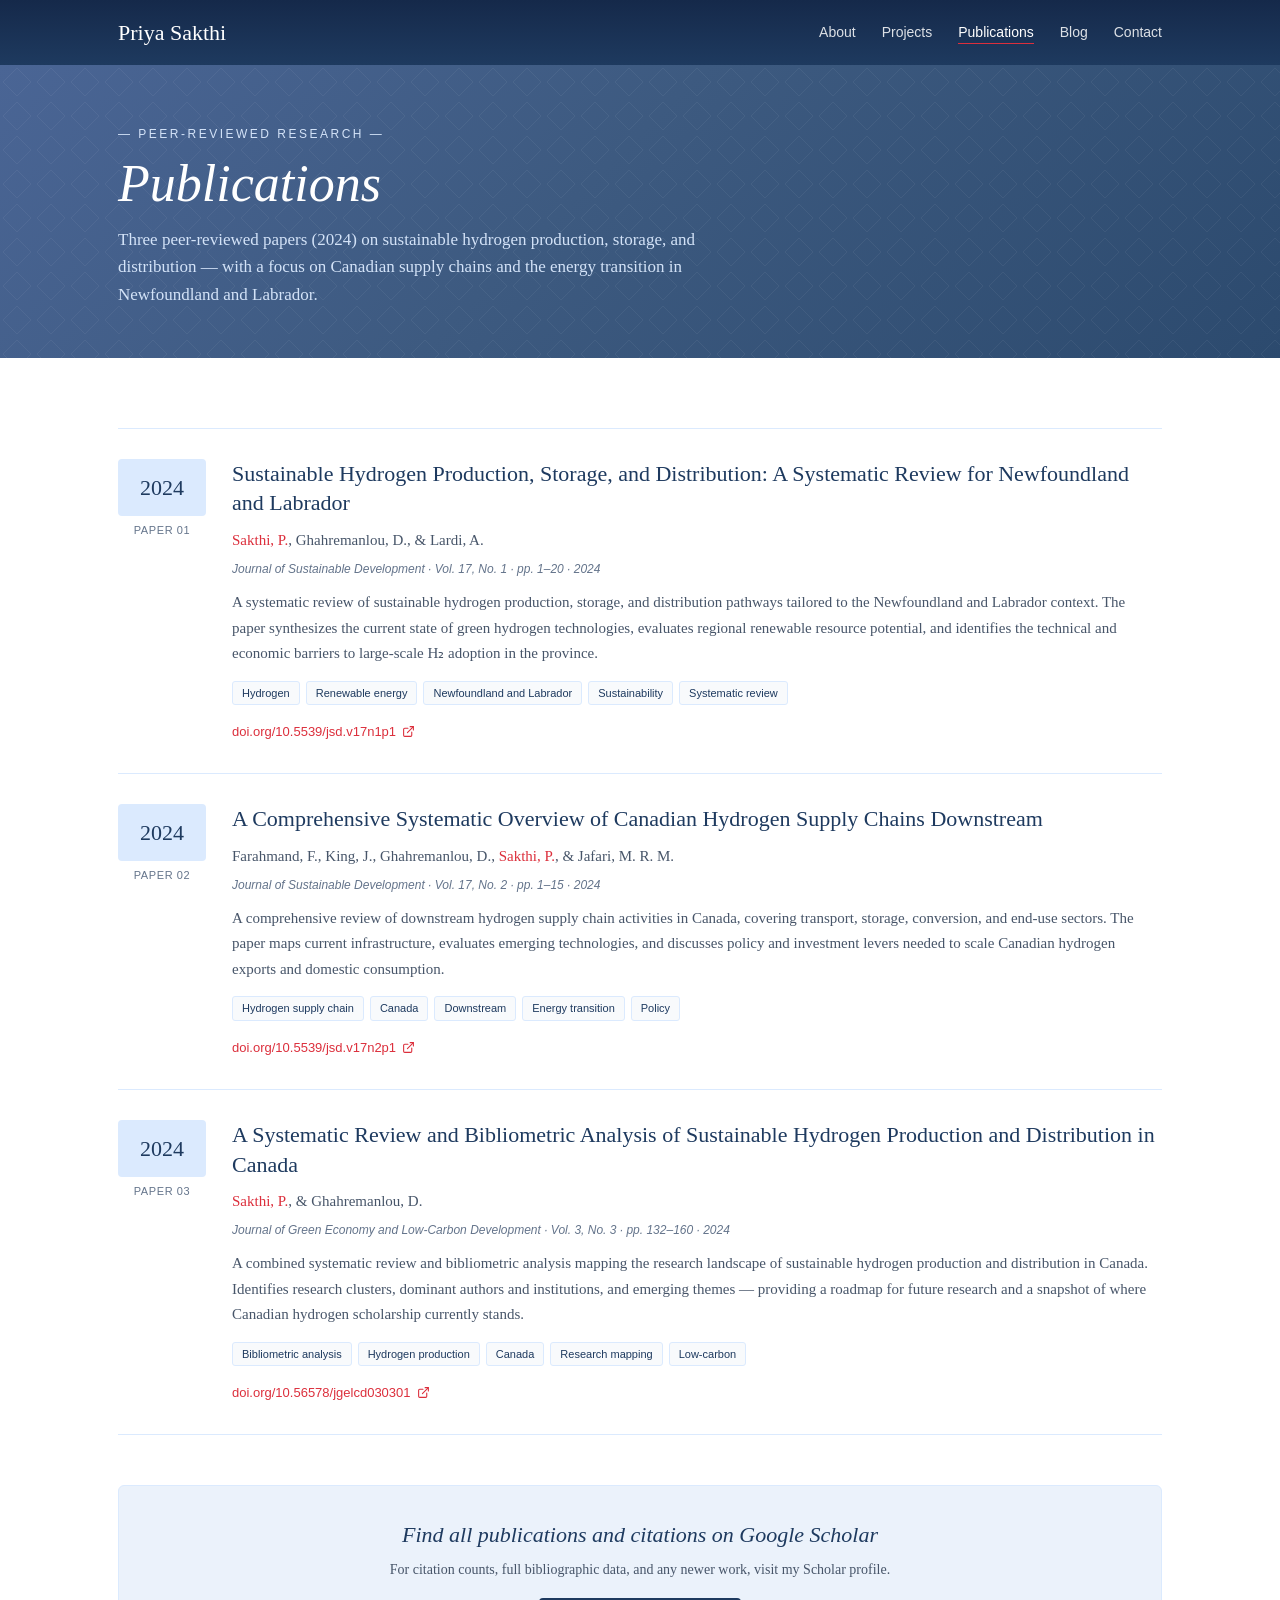
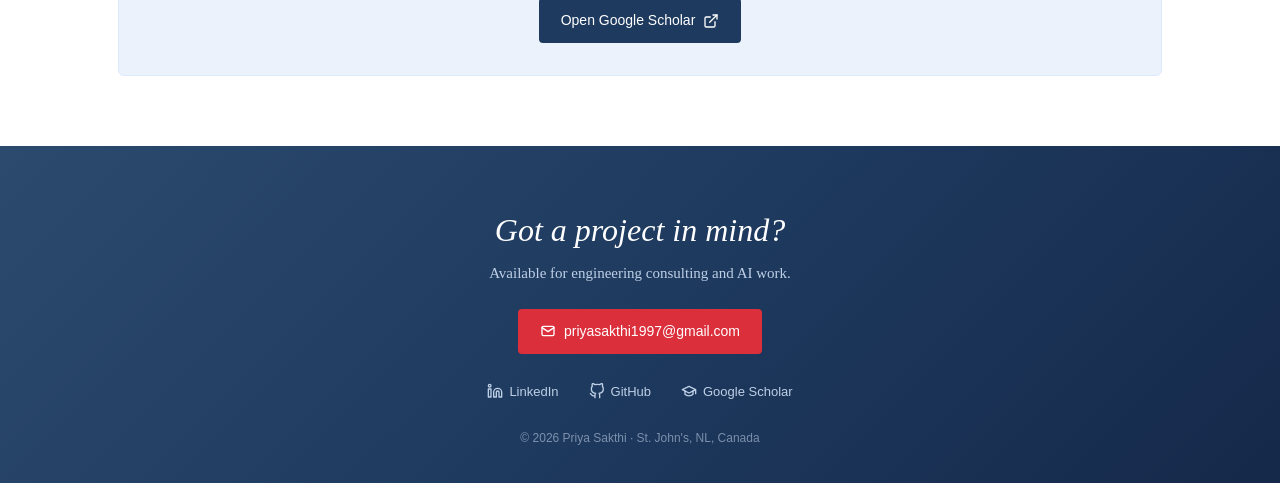
<file: publications.html>
<!DOCTYPE html>
<html lang="en">
<head>
  <meta charset="UTF-8">
  <meta name="viewport" content="width=device-width, initial-scale=1.0">
  <title>Publications — Priya Sakthi</title>
  <meta name="description" content="Peer-reviewed publications by Priya Sakthi on hydrogen energy systems, Canadian supply chains, and renewable energy in Newfoundland and Labrador.">
  <meta name="author" content="Priya Sakthi">
  <link rel="icon" type="image/svg+xml" href="data:image/svg+xml,%3Csvg xmlns='http://www.w3.org/2000/svg' viewBox='0 0 32 32'%3E%3Crect width='32' height='32' rx='6' fill='%233D5A80'/%3E%3Ctext x='16' y='23' font-family='Times New Roman, serif' font-size='22' fill='%23DC2F3C' text-anchor='middle' font-style='italic' font-weight='500'%3EP%3C/text%3E%3C/svg%3E">

  <style>
    :root {
      --navy: #3D5A80;
      --navy-dark: #2C4A6E;
      --navy-darker: #1E3A5F;
      --light-blue: #DBEAFE;
      --light-blue-soft: #EBF2FB;
      --soft-bg: #F8FAFC;
      --red: #DC2F3C;
      --red-hover: #B82430;
      --red-soft: #FF6B7A;
      --white: #FFFFFF;
      --text-dark: #1E3A5F;
      --text-body: #475569;
      --text-muted: #64748B;
      --border: #DBEAFE;
      --font-serif: 'Times New Roman', Georgia, 'Liberation Serif', serif;
      --font-sans: -apple-system, BlinkMacSystemFont, 'Segoe UI', Roboto, Helvetica, Arial, sans-serif;
      --max-width: 1100px;
      --radius: 6px;
      --radius-sm: 4px;
    }
    *, *::before, *::after { box-sizing: border-box; }
    html { scroll-behavior: smooth; }
    body { margin: 0; padding: 0; font-family: var(--font-serif); color: var(--text-dark); line-height: 1.5; background: var(--white); -webkit-font-smoothing: antialiased; -moz-osx-font-smoothing: grayscale; }
    a { color: var(--red); text-decoration: none; }
    a:hover { text-decoration: underline; }
    .container { max-width: var(--max-width); margin: 0 auto; padding: 0 28px; }

    .site-header {
      background: linear-gradient(180deg, #15294A 0%, #1E3A5F 100%); box-shadow: 0 4px 16px rgba(0,0,0,0.25);
      padding: 16px 0;
      box-shadow: 0 2px 12px rgba(30,58,95,0.15);
    }
    .nav { display: flex; justify-content: space-between; align-items: center; }
    .nav__brand { color: var(--white); font-size: 22px; font-weight: 500; text-decoration: none; }
    .nav__brand:hover { color: var(--white); text-decoration: none; }
    .nav__links { display: flex; gap: 26px; list-style: none; margin: 0; padding: 0; font-family: var(--font-sans); font-size: 14px; }
    .nav__links a { color: rgba(255,255,255,0.85); text-decoration: none; padding-bottom: 3px; }
    .nav__links a:hover { color: var(--white); text-decoration: none; }
    .nav__links a.active { color: var(--white); border-bottom: 1.5px solid var(--red); }

    .page-hero {
      background: linear-gradient(135deg, #4A6595 0%, #3D5A80 45%, #2C4A6E 100%);
      color: var(--white);
      padding: 60px 0 50px;
      position: relative;
      overflow: hidden;
    }
    .page-hero::before {
      content: '';
      position: absolute;
      inset: 0;
      background-image: url("data:image/svg+xml,%3Csvg xmlns='http://www.w3.org/2000/svg' width='34' height='34'%3E%3Cpath d='M17 3 L31 17 L17 31 L3 17 Z' fill='none' stroke='%23ffffff' stroke-width='0.6' stroke-opacity='0.18'/%3E%3C/svg%3E");
      background-size: 34px 34px;
      opacity: 0.5;
    }
    .page-hero .container { position: relative; z-index: 1; }
    .page-hero__eyebrow {
      font-family: var(--font-sans); font-size: 12px; letter-spacing: 2.5px; text-transform: uppercase;
      color: rgba(219,234,254,0.95); margin-bottom: 12px;
    }
    .page-hero__title { font-size: 52px; font-weight: 400; margin: 0 0 14px; line-height: 1.1; font-style: italic; }
    .page-hero__subtitle { color: rgba(219,234,254,0.95); font-size: 17px; margin: 0; max-width: 640px; line-height: 1.6; }

    .section { padding: 70px 0; }

    .pub {
      display: flex;
      gap: 26px;
      padding: 30px 0;
      border-top: 1px solid var(--light-blue);
    }
    .pub:last-of-type { border-bottom: 1px solid var(--light-blue); }
    .pub__year-block {
      flex-shrink: 0;
      width: 88px;
      text-align: center;
    }
    .pub__year-label {
      background: var(--light-blue);
      color: var(--navy-darker);
      padding: 12px 6px;
      border-radius: var(--radius-sm);
      font-size: 22px;
      font-weight: 500;
      display: block;
    }
    .pub__num {
      font-family: var(--font-sans); font-size: 11px; color: var(--text-muted);
      margin-top: 6px; text-transform: uppercase; letter-spacing: 0.6px;
    }
    .pub__body { flex: 1; min-width: 0; }
    .pub__title {
      font-size: 22px; font-weight: 500; color: var(--navy-darker);
      line-height: 1.35; margin: 0 0 10px;
    }
    .pub__authors { font-size: 15px; color: var(--text-body); margin: 0 0 8px; line-height: 1.6; }
    .pub__authors .self { color: var(--red); font-weight: 500; }
    .pub__venue {
      font-family: var(--font-sans); font-size: 12px; color: var(--text-muted);
      font-style: italic; margin: 0 0 12px;
    }
    .pub__abstract {
      font-size: 15px; color: var(--text-body); line-height: 1.7; margin: 12px 0 14px;
    }
    .pub__keywords {
      display: flex; gap: 6px; flex-wrap: wrap; margin-bottom: 14px;
    }
    .keyword {
      font-family: var(--font-sans); font-size: 11px; padding: 3px 9px;
      background: var(--soft-bg); color: var(--navy-darker);
      border: 1px solid var(--light-blue); border-radius: 3px;
    }
    .pub__link {
      font-family: var(--font-sans); font-size: 13px; color: var(--red); text-decoration: none;
      display: inline-flex; align-items: center; gap: 6px; font-weight: 500;
    }
    .pub__link:hover { text-decoration: underline; }
    .pub__link svg { width: 13px; height: 13px; }

    .btn {
      display: inline-flex; align-items: center; gap: 8px; padding: 12px 22px;
      background: var(--red); color: var(--white); text-decoration: none;
      border-radius: var(--radius-sm); font-family: var(--font-sans);
      font-size: 14px; font-weight: 500; transition: background 0.15s;
    }
    .btn:hover { background: var(--red-hover); text-decoration: none; color: var(--white); }
    .btn svg { width: 16px; height: 16px; }
    .btn--outline {
      background: transparent; color: var(--white);
      border: 1px solid rgba(255,255,255,0.4);
    }
    .btn--outline:hover { background: rgba(255,255,255,0.1); }

    .scholar-cta {
      text-align: center; margin-top: 50px;
      padding: 32px; background: var(--light-blue-soft);
      border-radius: var(--radius); border: 1px solid var(--light-blue);
    }
    .scholar-cta h3 {
      font-size: 22px; font-weight: 400; color: var(--navy-darker);
      margin: 0 0 8px; font-style: italic;
    }
    .scholar-cta p {
      color: var(--text-body); margin: 0 0 18px; font-size: 14px;
    }
    .scholar-cta .btn {
      background: var(--navy-darker); color: var(--white);
    }
    .scholar-cta .btn:hover { background: var(--navy); }

    .footer {
      background: linear-gradient(135deg, #2C4A6E 0%, #1E3A5F 50%, #15294A 100%);
      color: var(--white); padding: 60px 0 36px; text-align: center;
      position: relative; overflow: hidden;
    }
    .footer__title { font-size: 32px; font-weight: 400; font-style: italic; margin: 0 0 8px; color: var(--white); }
    .footer__subtitle { color: rgba(219,234,254,0.85); font-size: 15px; margin: 0 0 24px; }
    .footer__links {
      display: flex; gap: 30px; justify-content: center; margin-top: 28px;
      font-family: var(--font-sans); font-size: 13px; flex-wrap: wrap;
    }
    .footer__links a {
      color: rgba(219,234,254,0.85); text-decoration: none;
      display: inline-flex; align-items: center; gap: 6px;
    }
    .footer__links a:hover { color: var(--white); text-decoration: none; }
    .footer__links svg { width: 16px; height: 16px; }
    .footer__copyright { font-family: var(--font-sans); font-size: 12px; color: rgba(219,234,254,0.5); margin-top: 28px; }

    @media (max-width: 768px) {
      .container { padding: 0 20px; }
      .nav__links { display: none; }
      .page-hero { padding: 44px 0 36px; }
      .page-hero__title { font-size: 38px; }
      .section { padding: 50px 0; }
      .pub { gap: 16px; padding: 24px 0; }
      .pub__year-block { width: 68px; }
      .pub__year-label { font-size: 17px; }
      .pub__title { font-size: 18px; }
      .pub__abstract { font-size: 14px; }
      .footer__title { font-size: 26px; }
    }
  </style>
</head>
<body>

  <header class="site-header">
    <div class="container">
      <nav class="nav" aria-label="Main">
        <a href="index.html" class="nav__brand">Priya Sakthi</a>
        <ul class="nav__links">
          <li><a href="about.html">About</a></li>
          <li><a href="projects.html">Projects</a></li>
          <li><a href="publications.html" class="active">Publications</a></li>
          <li><a href="blog.html">Blog</a></li>
          <li><a href="mailto:priyasakthi1997@gmail.com">Contact</a></li>
        </ul>
      </nav>
    </div>
  </header>

  <section class="page-hero">
    <div class="container">
      <div class="page-hero__eyebrow">— Peer-Reviewed Research —</div>
      <h1 class="page-hero__title">Publications</h1>
      <p class="page-hero__subtitle">Three peer-reviewed papers (2024) on sustainable hydrogen production, storage, and distribution — with a focus on Canadian supply chains and the energy transition in Newfoundland and Labrador.</p>
    </div>
  </section>

  <section class="section">
    <div class="container">

      <article class="pub">
        <div class="pub__year-block">
          <span class="pub__year-label">2024</span>
          <div class="pub__num">Paper 01</div>
        </div>
        <div class="pub__body">
          <h2 class="pub__title">Sustainable Hydrogen Production, Storage, and Distribution: A Systematic Review for Newfoundland and Labrador</h2>
          <p class="pub__authors"><span class="self">Sakthi, P.</span>, Ghahremanlou, D., &amp; Lardi, A.</p>
          <p class="pub__venue">Journal of Sustainable Development · Vol. 17, No. 1 · pp. 1–20 · 2024</p>
          <p class="pub__abstract">A systematic review of sustainable hydrogen production, storage, and distribution pathways tailored to the Newfoundland and Labrador context. The paper synthesizes the current state of green hydrogen technologies, evaluates regional renewable resource potential, and identifies the technical and economic barriers to large-scale H₂ adoption in the province.</p>
          <div class="pub__keywords">
            <span class="keyword">Hydrogen</span>
            <span class="keyword">Renewable energy</span>
            <span class="keyword">Newfoundland and Labrador</span>
            <span class="keyword">Sustainability</span>
            <span class="keyword">Systematic review</span>
          </div>
          <a href="https://doi.org/10.5539/jsd.v17n1p1" class="pub__link" target="_blank" rel="noopener">
            doi.org/10.5539/jsd.v17n1p1
            <svg viewBox="0 0 24 24" fill="none" stroke="currentColor" stroke-width="2" stroke-linecap="round" stroke-linejoin="round" aria-hidden="true"><path d="M18 13v6a2 2 0 0 1-2 2H5a2 2 0 0 1-2-2V8a2 2 0 0 1 2-2h6"/><polyline points="15 3 21 3 21 9"/><line x1="10" y1="14" x2="21" y2="3"/></svg>
          </a>
        </div>
      </article>

      <article class="pub">
        <div class="pub__year-block">
          <span class="pub__year-label">2024</span>
          <div class="pub__num">Paper 02</div>
        </div>
        <div class="pub__body">
          <h2 class="pub__title">A Comprehensive Systematic Overview of Canadian Hydrogen Supply Chains Downstream</h2>
          <p class="pub__authors">Farahmand, F., King, J., Ghahremanlou, D., <span class="self">Sakthi, P.</span>, &amp; Jafari, M. R. M.</p>
          <p class="pub__venue">Journal of Sustainable Development · Vol. 17, No. 2 · pp. 1–15 · 2024</p>
          <p class="pub__abstract">A comprehensive review of downstream hydrogen supply chain activities in Canada, covering transport, storage, conversion, and end-use sectors. The paper maps current infrastructure, evaluates emerging technologies, and discusses policy and investment levers needed to scale Canadian hydrogen exports and domestic consumption.</p>
          <div class="pub__keywords">
            <span class="keyword">Hydrogen supply chain</span>
            <span class="keyword">Canada</span>
            <span class="keyword">Downstream</span>
            <span class="keyword">Energy transition</span>
            <span class="keyword">Policy</span>
          </div>
          <a href="https://doi.org/10.5539/jsd.v17n2p1" class="pub__link" target="_blank" rel="noopener">
            doi.org/10.5539/jsd.v17n2p1
            <svg viewBox="0 0 24 24" fill="none" stroke="currentColor" stroke-width="2" stroke-linecap="round" stroke-linejoin="round" aria-hidden="true"><path d="M18 13v6a2 2 0 0 1-2 2H5a2 2 0 0 1-2-2V8a2 2 0 0 1 2-2h6"/><polyline points="15 3 21 3 21 9"/><line x1="10" y1="14" x2="21" y2="3"/></svg>
          </a>
        </div>
      </article>

      <article class="pub">
        <div class="pub__year-block">
          <span class="pub__year-label">2024</span>
          <div class="pub__num">Paper 03</div>
        </div>
        <div class="pub__body">
          <h2 class="pub__title">A Systematic Review and Bibliometric Analysis of Sustainable Hydrogen Production and Distribution in Canada</h2>
          <p class="pub__authors"><span class="self">Sakthi, P.</span>, &amp; Ghahremanlou, D.</p>
          <p class="pub__venue">Journal of Green Economy and Low-Carbon Development · Vol. 3, No. 3 · pp. 132–160 · 2024</p>
          <p class="pub__abstract">A combined systematic review and bibliometric analysis mapping the research landscape of sustainable hydrogen production and distribution in Canada. Identifies research clusters, dominant authors and institutions, and emerging themes — providing a roadmap for future research and a snapshot of where Canadian hydrogen scholarship currently stands.</p>
          <div class="pub__keywords">
            <span class="keyword">Bibliometric analysis</span>
            <span class="keyword">Hydrogen production</span>
            <span class="keyword">Canada</span>
            <span class="keyword">Research mapping</span>
            <span class="keyword">Low-carbon</span>
          </div>
          <a href="https://doi.org/10.56578/jgelcd030301" class="pub__link" target="_blank" rel="noopener">
            doi.org/10.56578/jgelcd030301
            <svg viewBox="0 0 24 24" fill="none" stroke="currentColor" stroke-width="2" stroke-linecap="round" stroke-linejoin="round" aria-hidden="true"><path d="M18 13v6a2 2 0 0 1-2 2H5a2 2 0 0 1-2-2V8a2 2 0 0 1 2-2h6"/><polyline points="15 3 21 3 21 9"/><line x1="10" y1="14" x2="21" y2="3"/></svg>
          </a>
        </div>
      </article>

      <div class="scholar-cta">
        <h3>Find all publications and citations on Google Scholar</h3>
        <p>For citation counts, full bibliographic data, and any newer work, visit my Scholar profile.</p>
        <a href="https://scholar.google.com/citations?user=cS_CgbUAAAAJ&hl=en" class="btn" target="_blank" rel="noopener">
          Open Google Scholar
          <svg viewBox="0 0 24 24" fill="none" stroke="currentColor" stroke-width="2" stroke-linecap="round" stroke-linejoin="round" aria-hidden="true"><path d="M18 13v6a2 2 0 0 1-2 2H5a2 2 0 0 1-2-2V8a2 2 0 0 1 2-2h6"/><polyline points="15 3 21 3 21 9"/><line x1="10" y1="14" x2="21" y2="3"/></svg>
        </a>
      </div>

    </div>
  </section>

  <footer class="footer">
    <div class="container">
      <h2 class="footer__title">Got a project in mind?</h2>
      <p class="footer__subtitle">Available for engineering consulting and AI work.</p>
      <a href="mailto:priyasakthi1997@gmail.com" class="btn">
        <svg viewBox="0 0 24 24" fill="none" stroke="currentColor" stroke-width="2" stroke-linecap="round" stroke-linejoin="round" aria-hidden="true"><rect x="3" y="5" width="18" height="14" rx="2"/><polyline points="3 7 12 13 21 7"/></svg>
        priyasakthi1997@gmail.com
      </a>
      <div class="footer__links">
        <a href="https://www.linkedin.com/in/priya-sakthi/" target="_blank" rel="noopener">
          <svg viewBox="0 0 24 24" fill="none" stroke="currentColor" stroke-width="2" stroke-linecap="round" stroke-linejoin="round" aria-hidden="true"><path d="M16 8a6 6 0 0 1 6 6v7h-4v-7a2 2 0 0 0-4 0v7h-4v-7a6 6 0 0 1 6-6z"/><rect x="2" y="9" width="4" height="12"/><circle cx="4" cy="4" r="2"/></svg>
          LinkedIn
        </a>
        <a href="https://github.com/priyasakthi1" target="_blank" rel="noopener">
          <svg viewBox="0 0 24 24" fill="none" stroke="currentColor" stroke-width="2" stroke-linecap="round" stroke-linejoin="round" aria-hidden="true"><path d="M9 19c-5 1.5-5-2.5-7-3m14 6v-3.87a3.37 3.37 0 0 0-.94-2.61c3.14-.35 6.44-1.54 6.44-7A5.44 5.44 0 0 0 20 4.77 5.07 5.07 0 0 0 19.91 1S18.73.65 16 2.48a13.38 13.38 0 0 0-7 0C6.27.65 5.09 1 5.09 1A5.07 5.07 0 0 0 5 4.77a5.44 5.44 0 0 0-1.5 3.78c0 5.42 3.3 6.61 6.44 7A3.37 3.37 0 0 0 9 18.13V22"/></svg>
          GitHub
        </a>
        <a href="https://scholar.google.com/citations?user=cS_CgbUAAAAJ&hl=en" target="_blank" rel="noopener">
          <svg viewBox="0 0 24 24" fill="none" stroke="currentColor" stroke-width="2" stroke-linecap="round" stroke-linejoin="round" aria-hidden="true"><path d="M22 10v6M2 10l10-5 10 5-10 5z"/><path d="M6 12v5c3 3 9 3 12 0v-5"/></svg>
          Google Scholar
        </a>
      </div>
      <div class="footer__copyright">© 2026 Priya Sakthi · St. John's, NL, Canada</div>
    </div>
  </footer>

</body>
</html>
</file>
